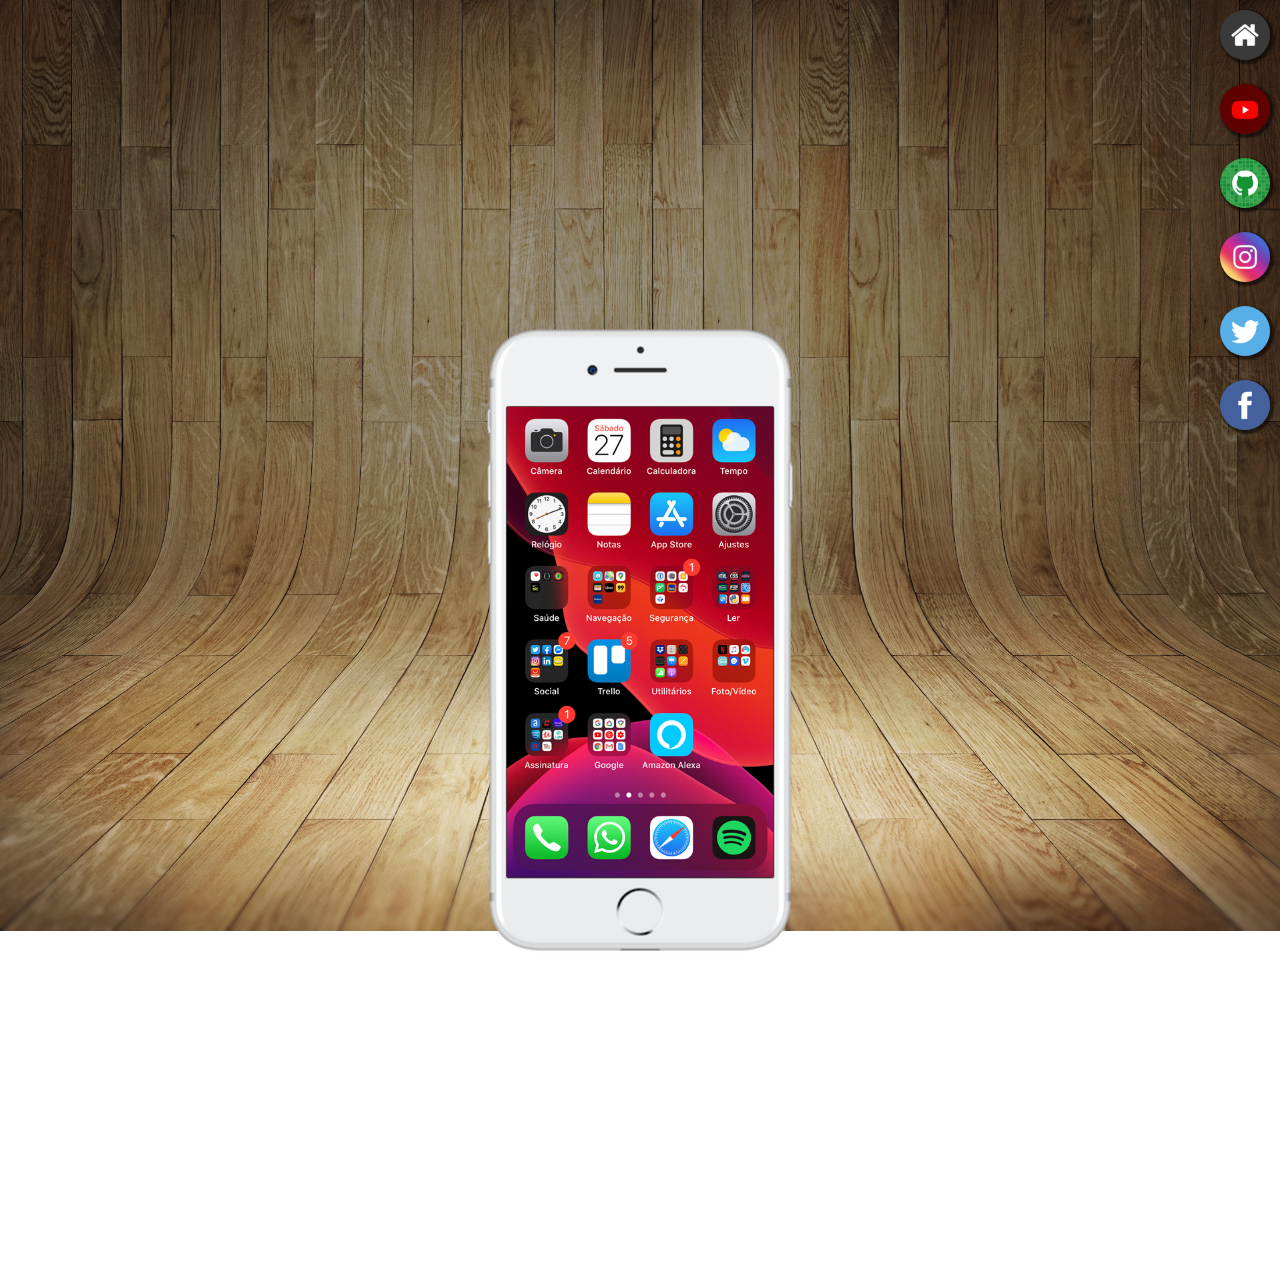
<file: index.html>
<!DOCTYPE html>
<html lang="pt-br">
<head>
    <meta charset="UTF-8">
    <meta name="viewport" content="width=device-width, initial-scale=1.0">
    <title>Social</title>
    <link rel="shortcut icon" href="favicon.ico" type="image/x-icon">
    <link rel="stylesheet" href="style.css">
</head>
<body>
    <main>
        <section id="telefone">
            <iframe src="home.html" name="tela" id="tela" frameborder="0"></iframe>

        </section>
        <section id="redes">
            <a href="home.html" target="tela"><img src="imagens/logo-home.jpg" alt="home"></a><br>
            <a href="youtube.html" target="tela"><img src="imagens/logo-youtube.jpg" alt="Youtube"></a><br>
            <a href="github.html" target="tela"><img src="imagens/logo-github.jpg" alt="Github"></a><br>
            <a href="instagram.html" target="tela"><img src="imagens/logo-instagram.jpg" alt="instagram"></a><br>
            <a href="#" target="tela"><img src="imagens/logo-twitter.jpg" alt="twitter"></a><br>
            <a href="facebook.html" target="tela"><img src="imagens/logo-facebook.jpg" alt="instagram"></a><br>
   
        </section>
    </main>
    
</body>
</html>
</file>
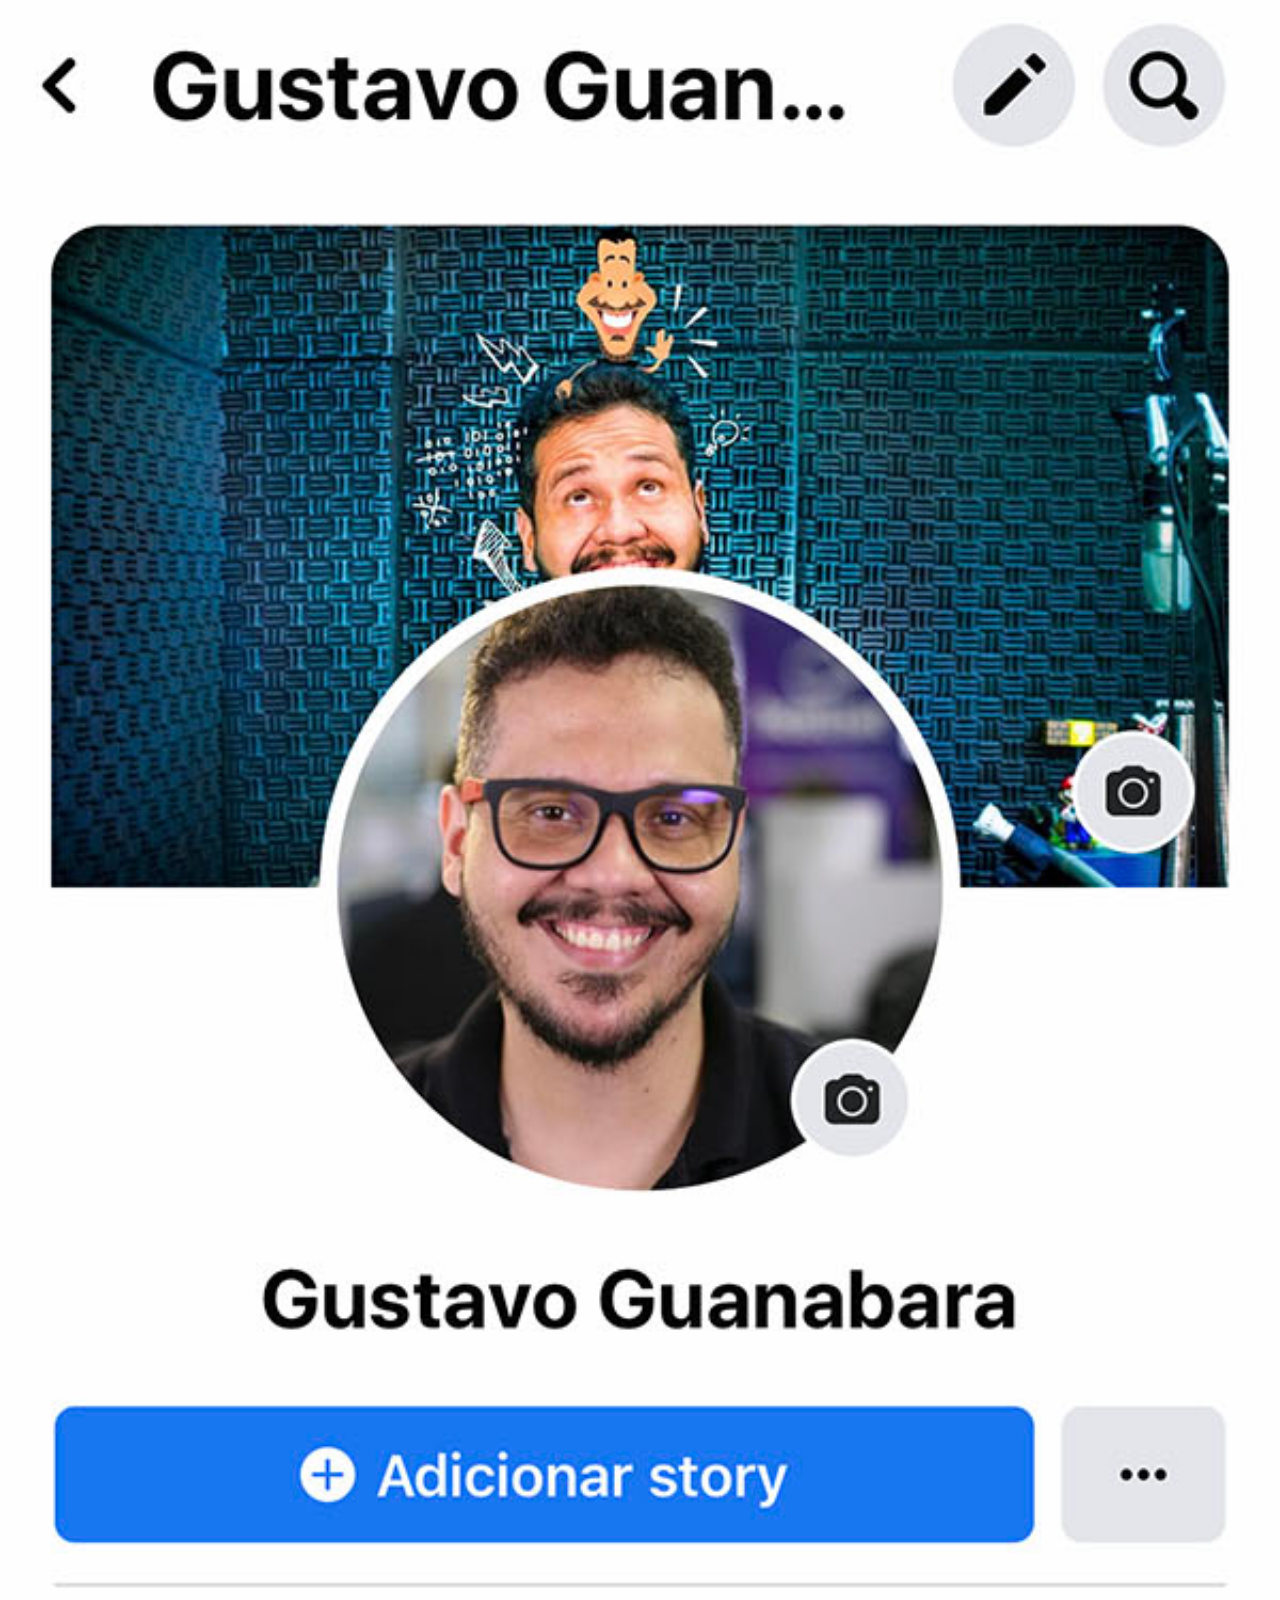
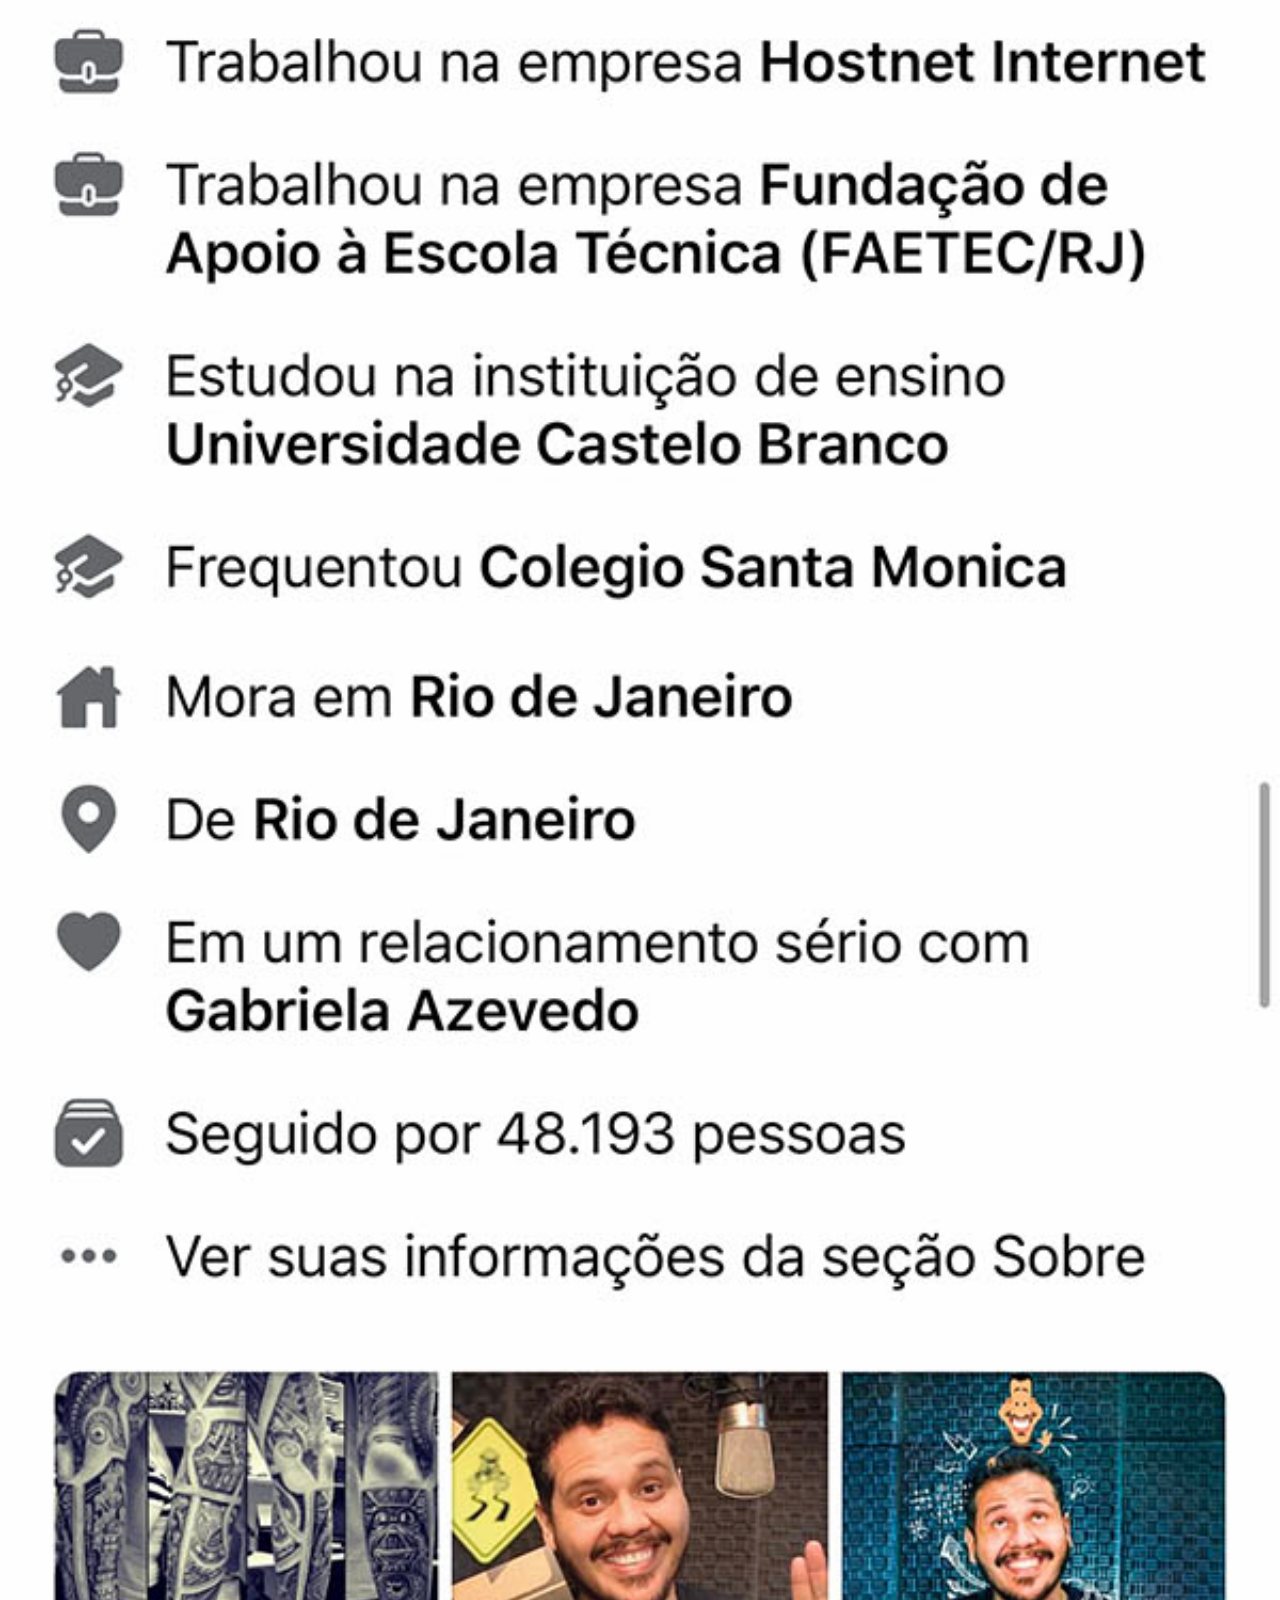
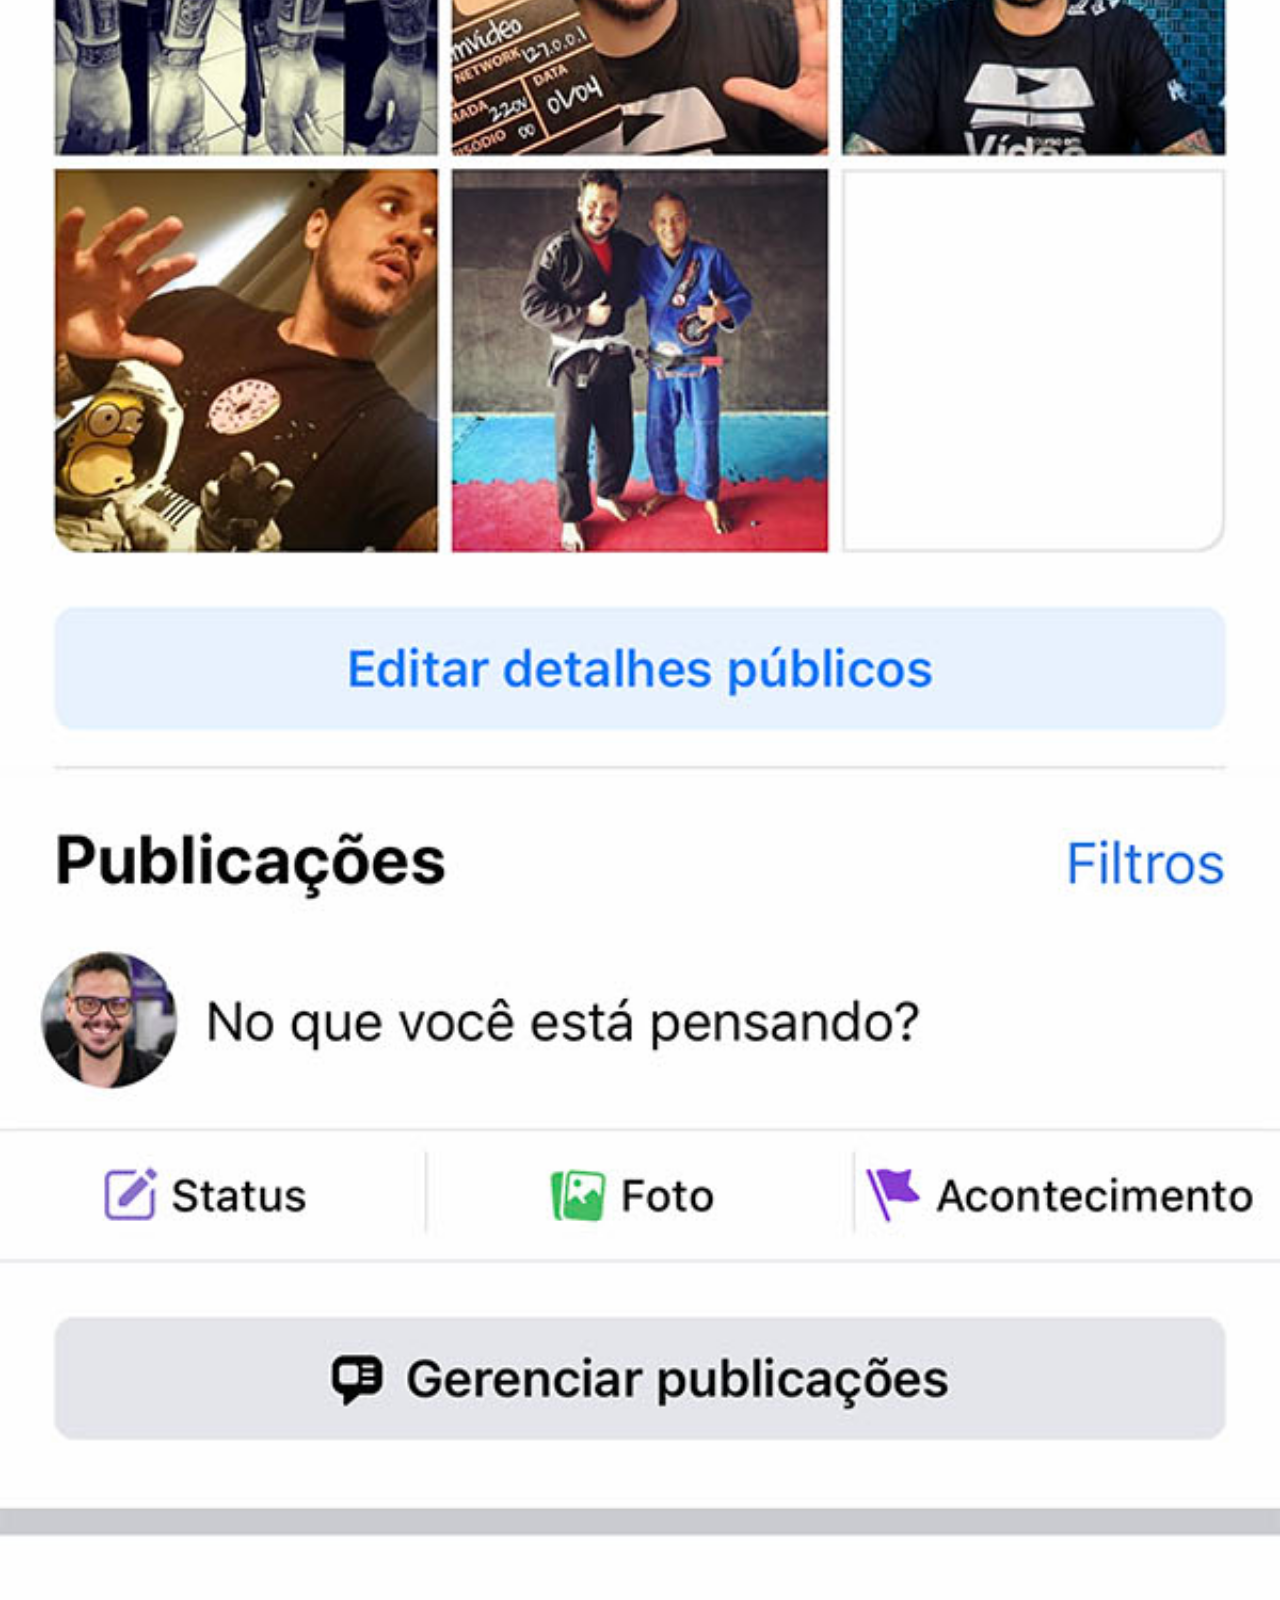
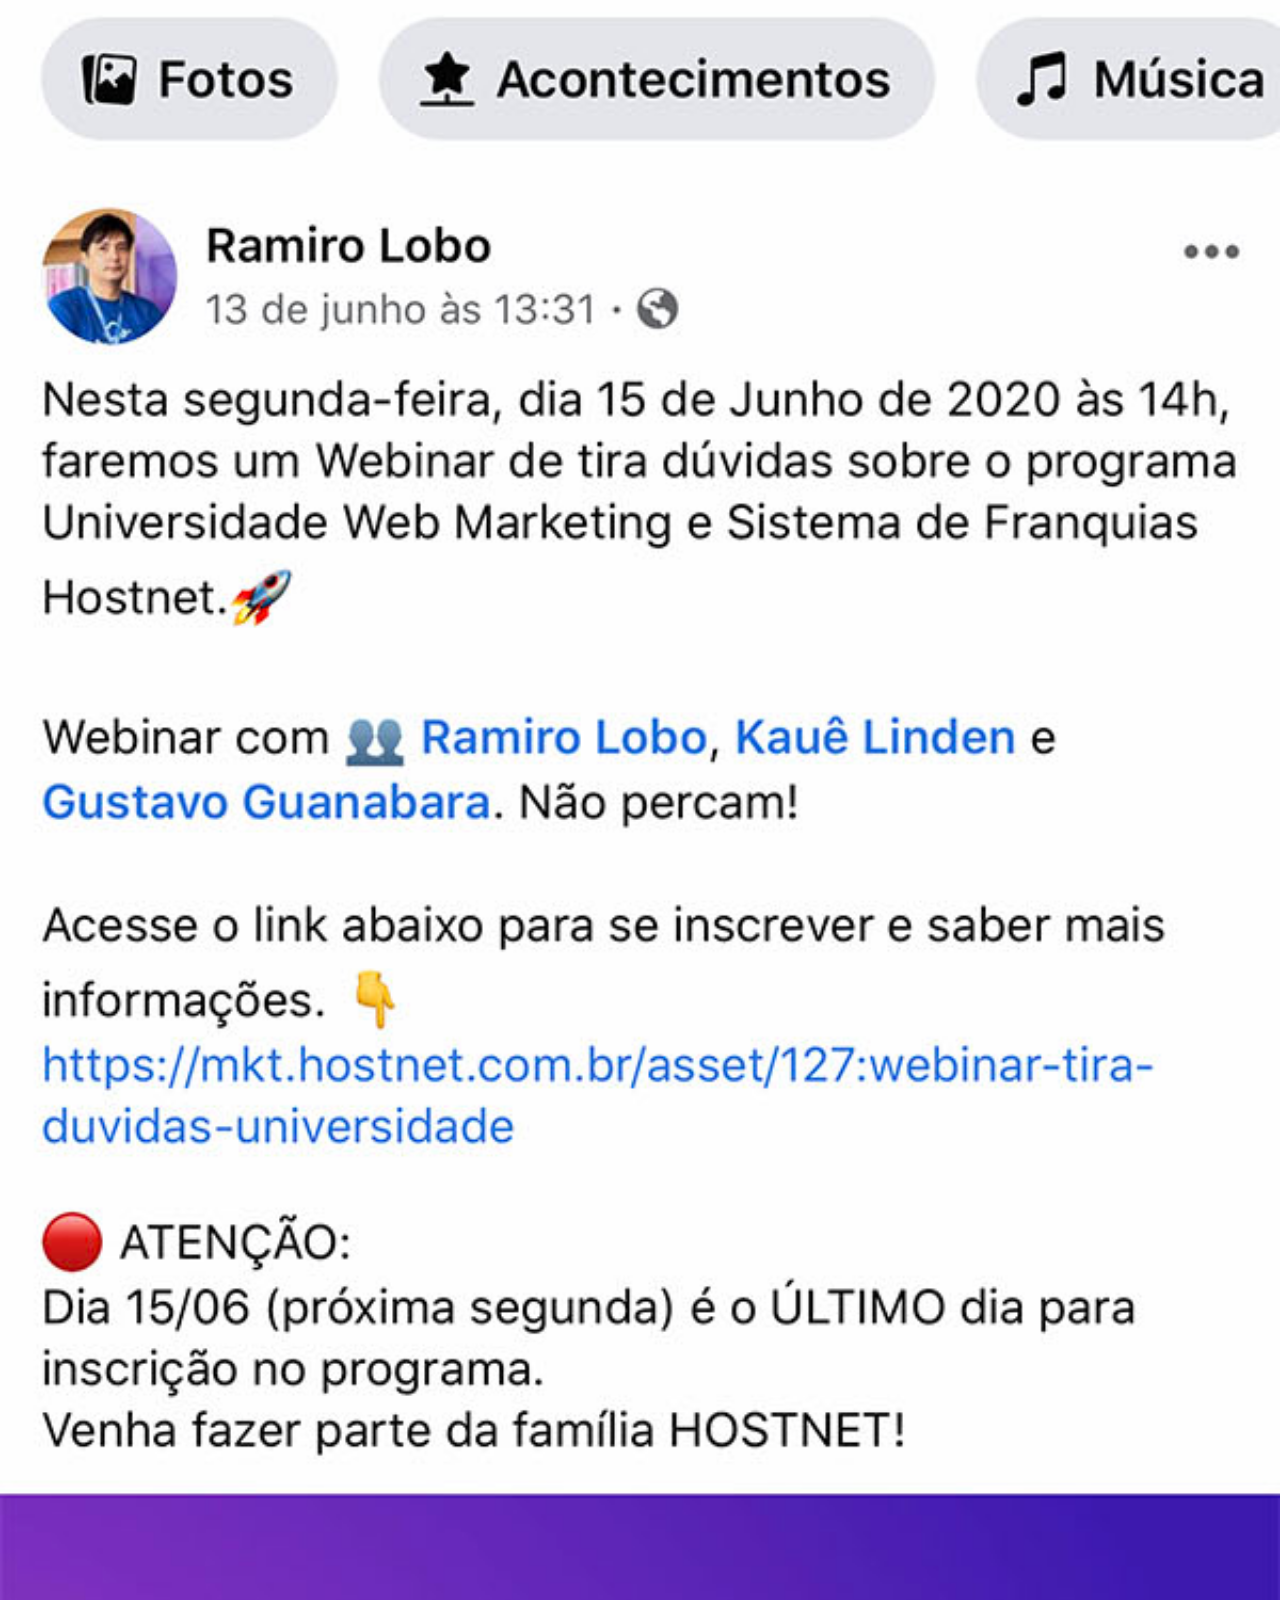
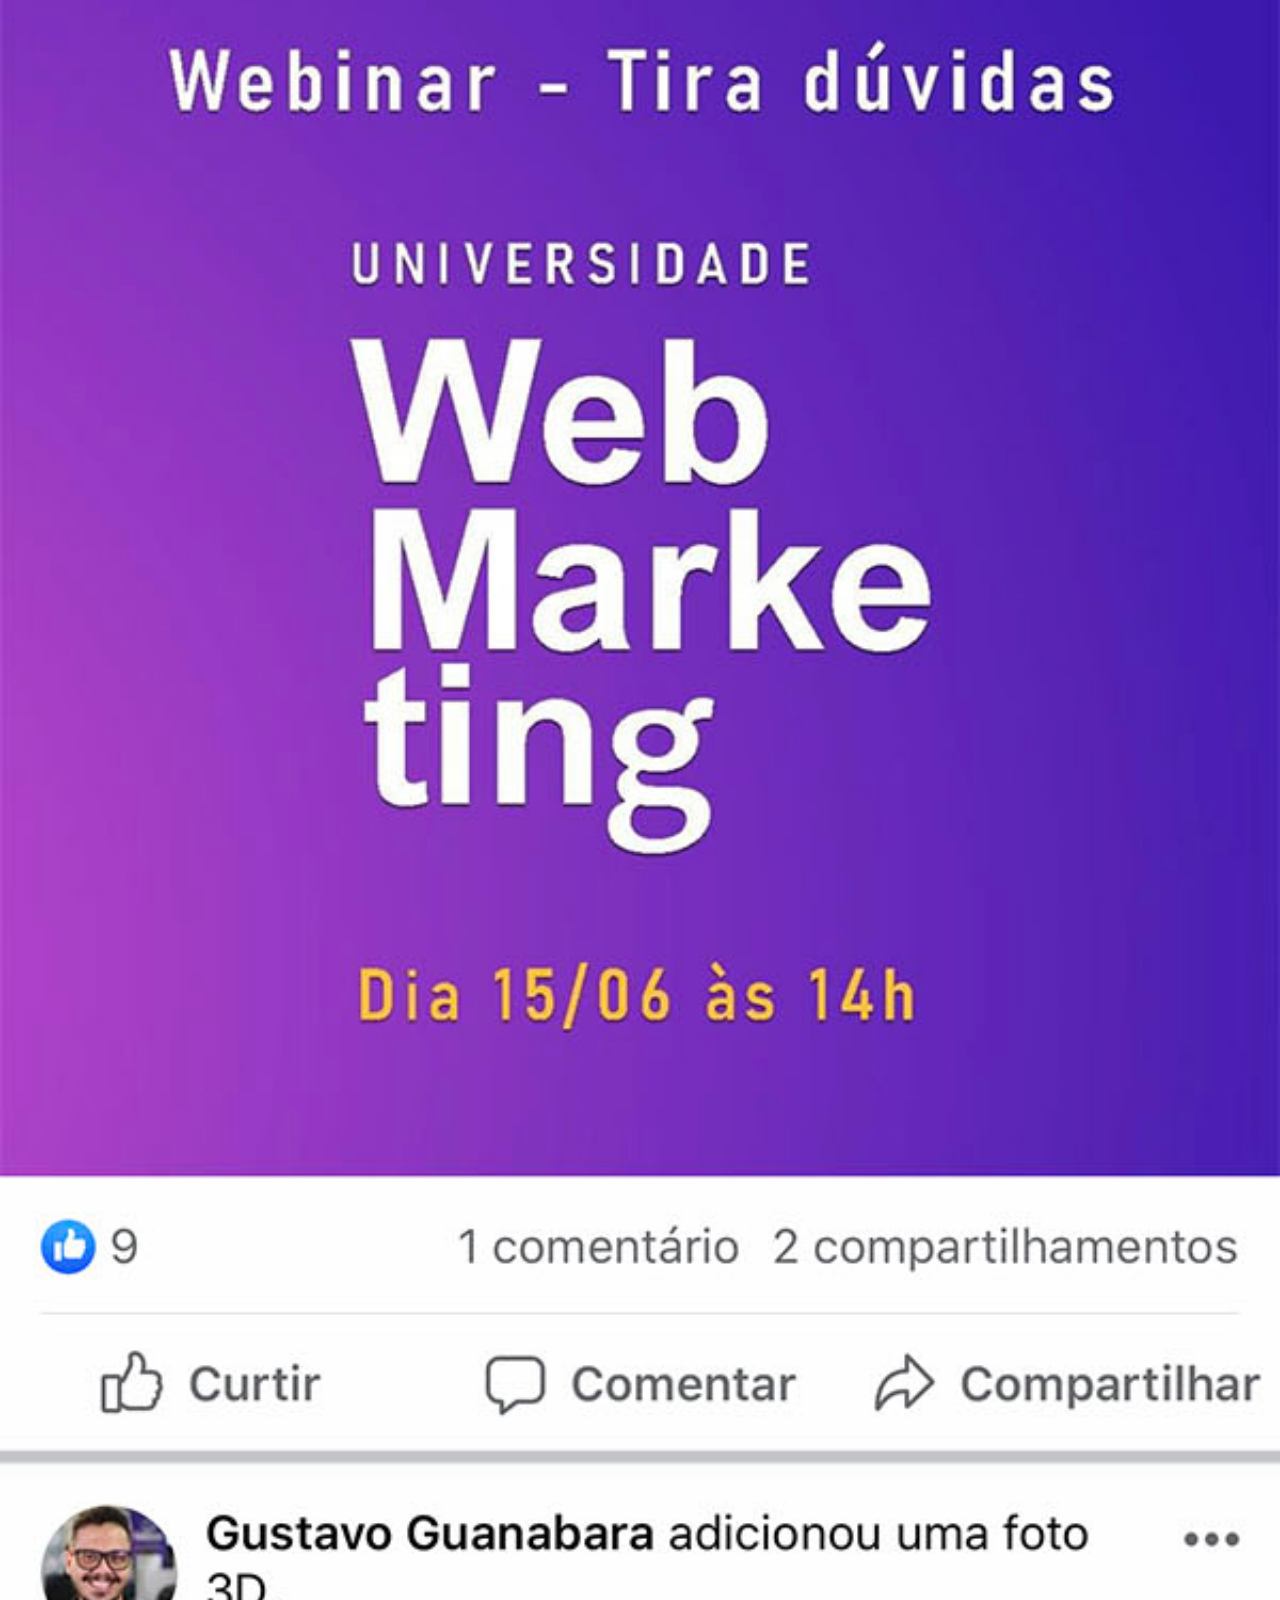
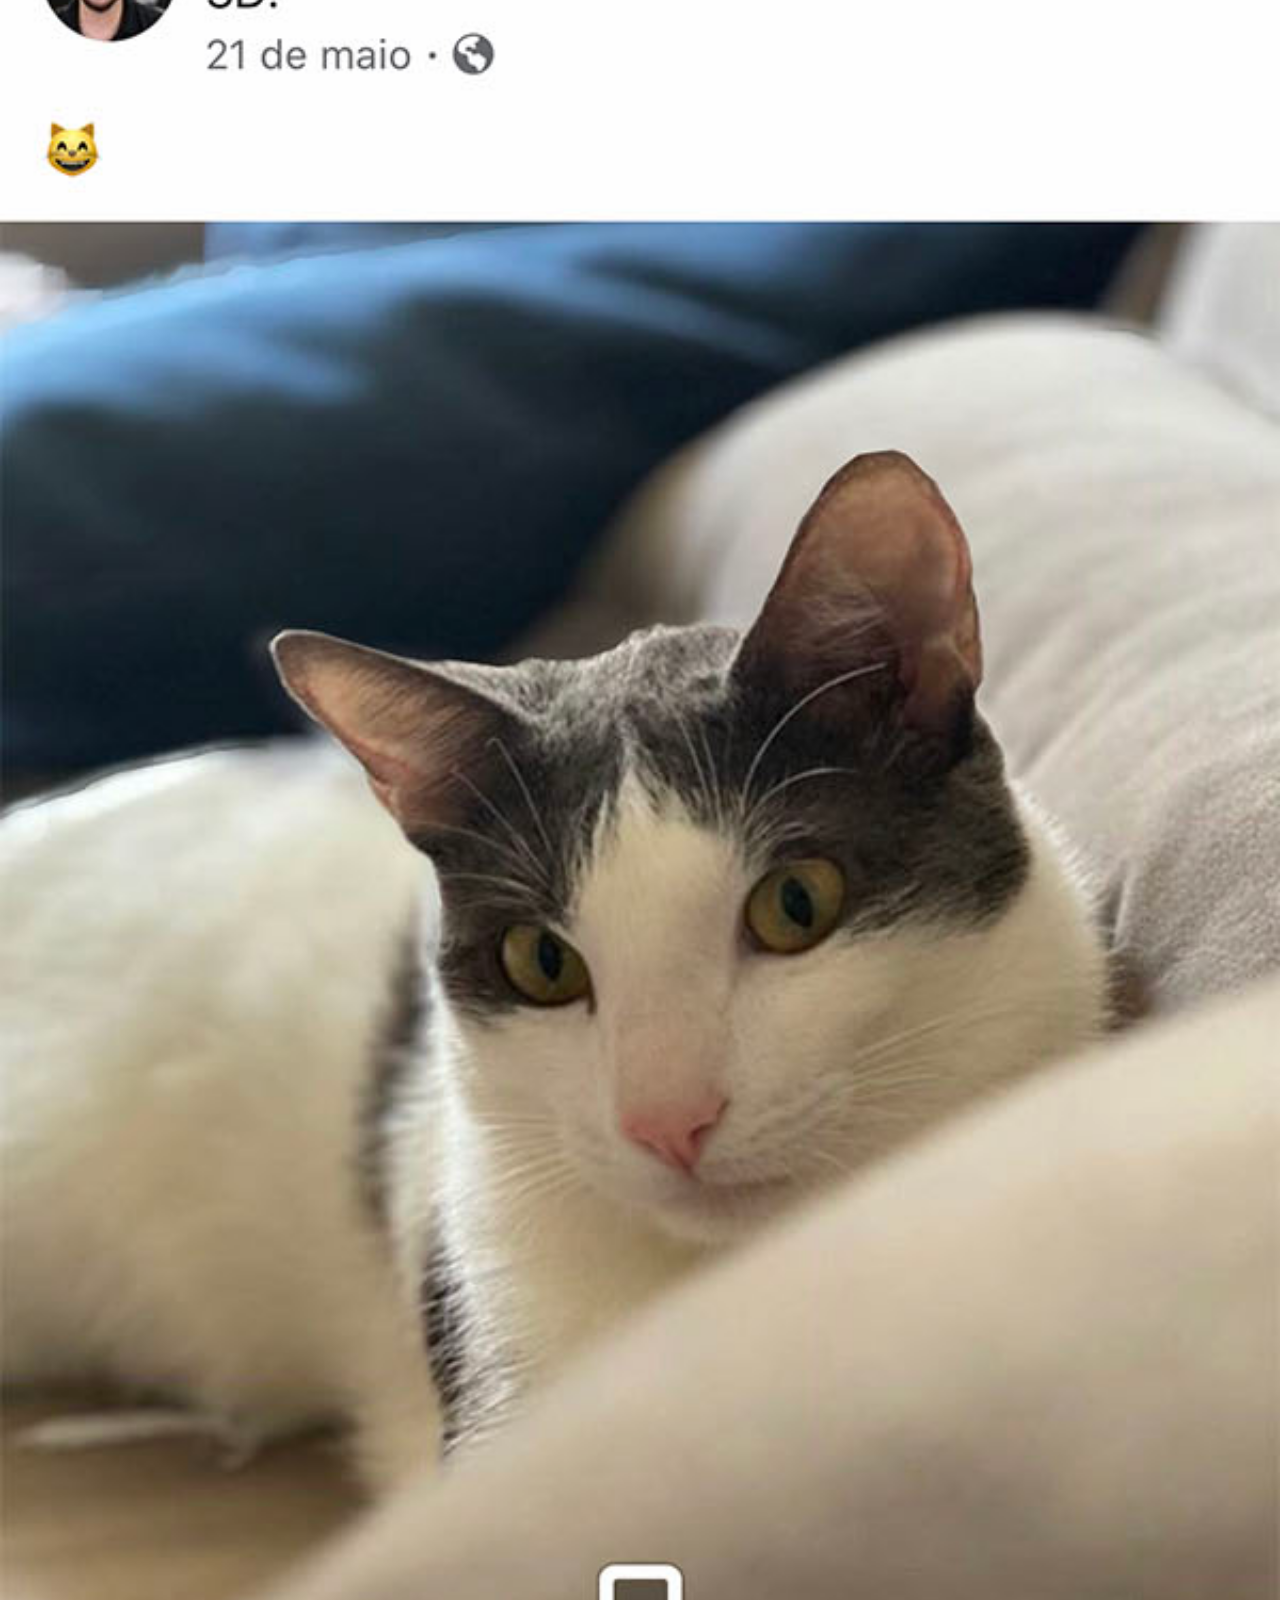
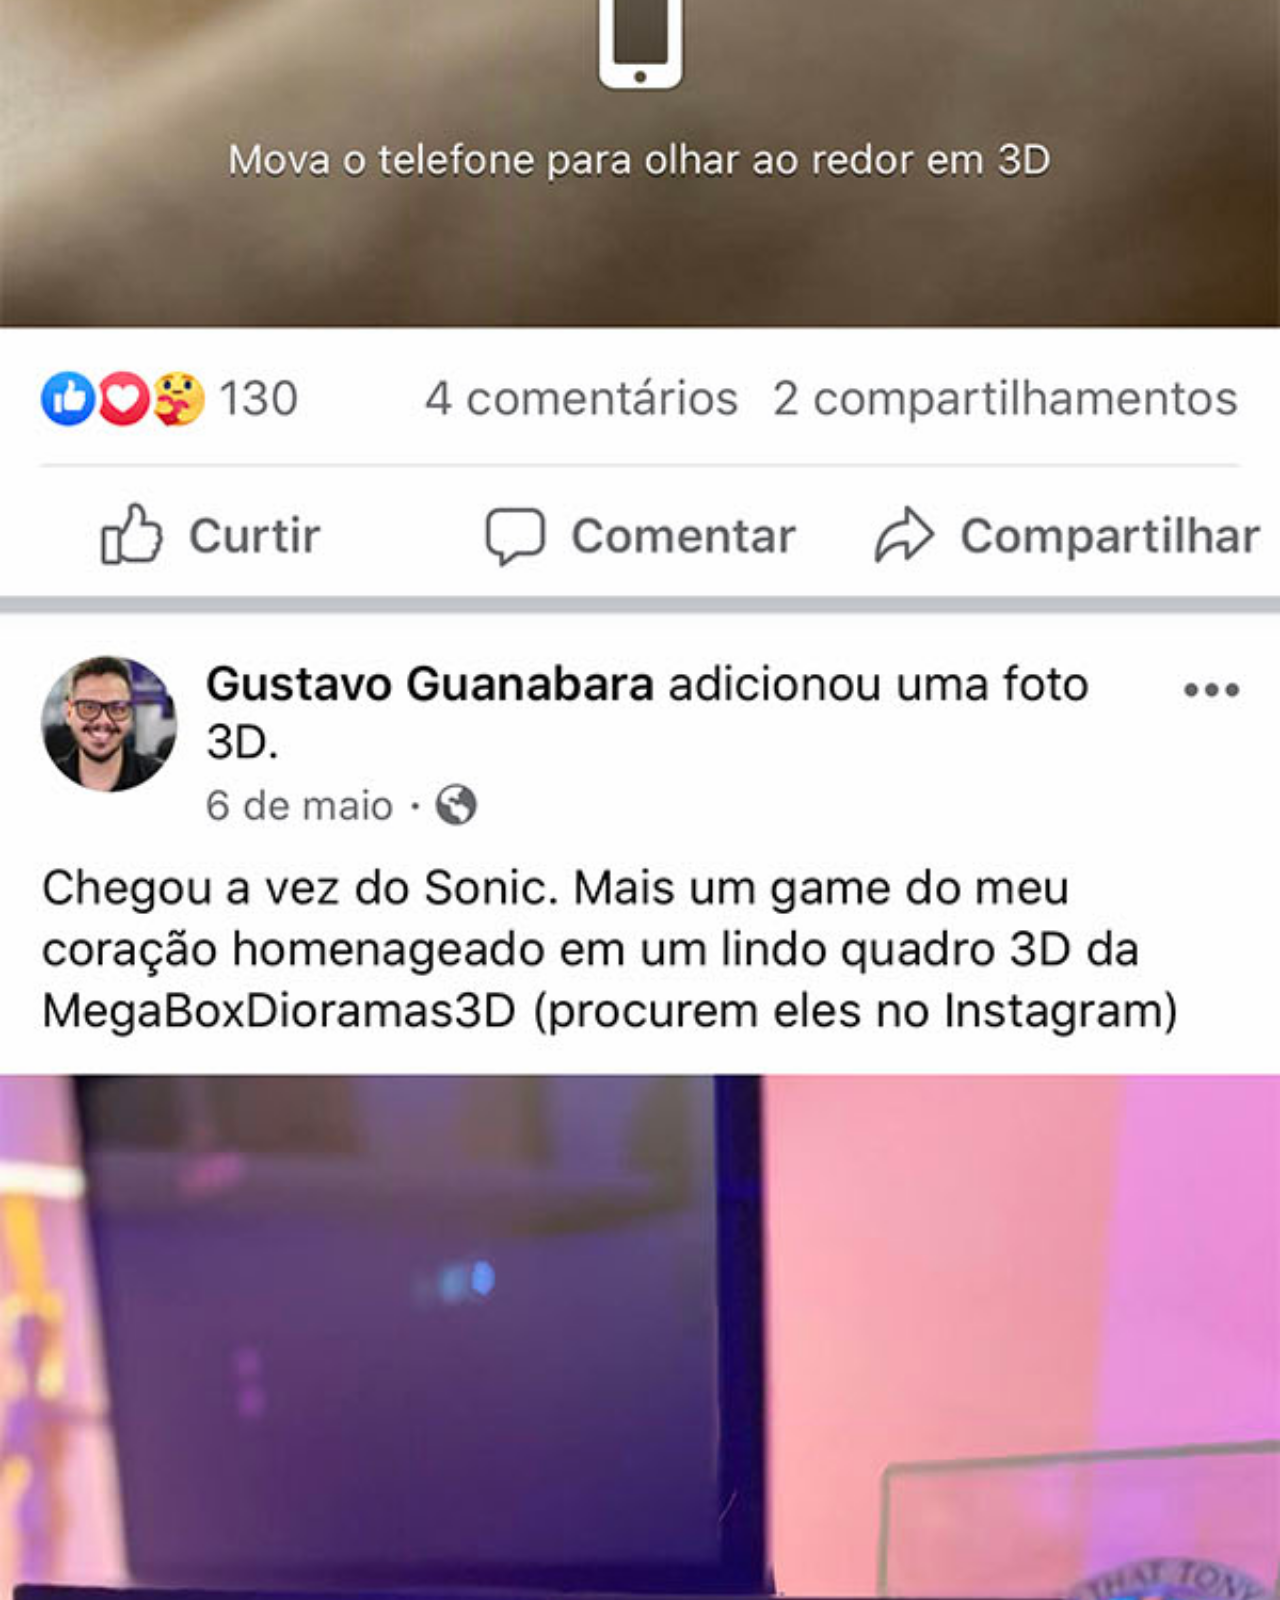
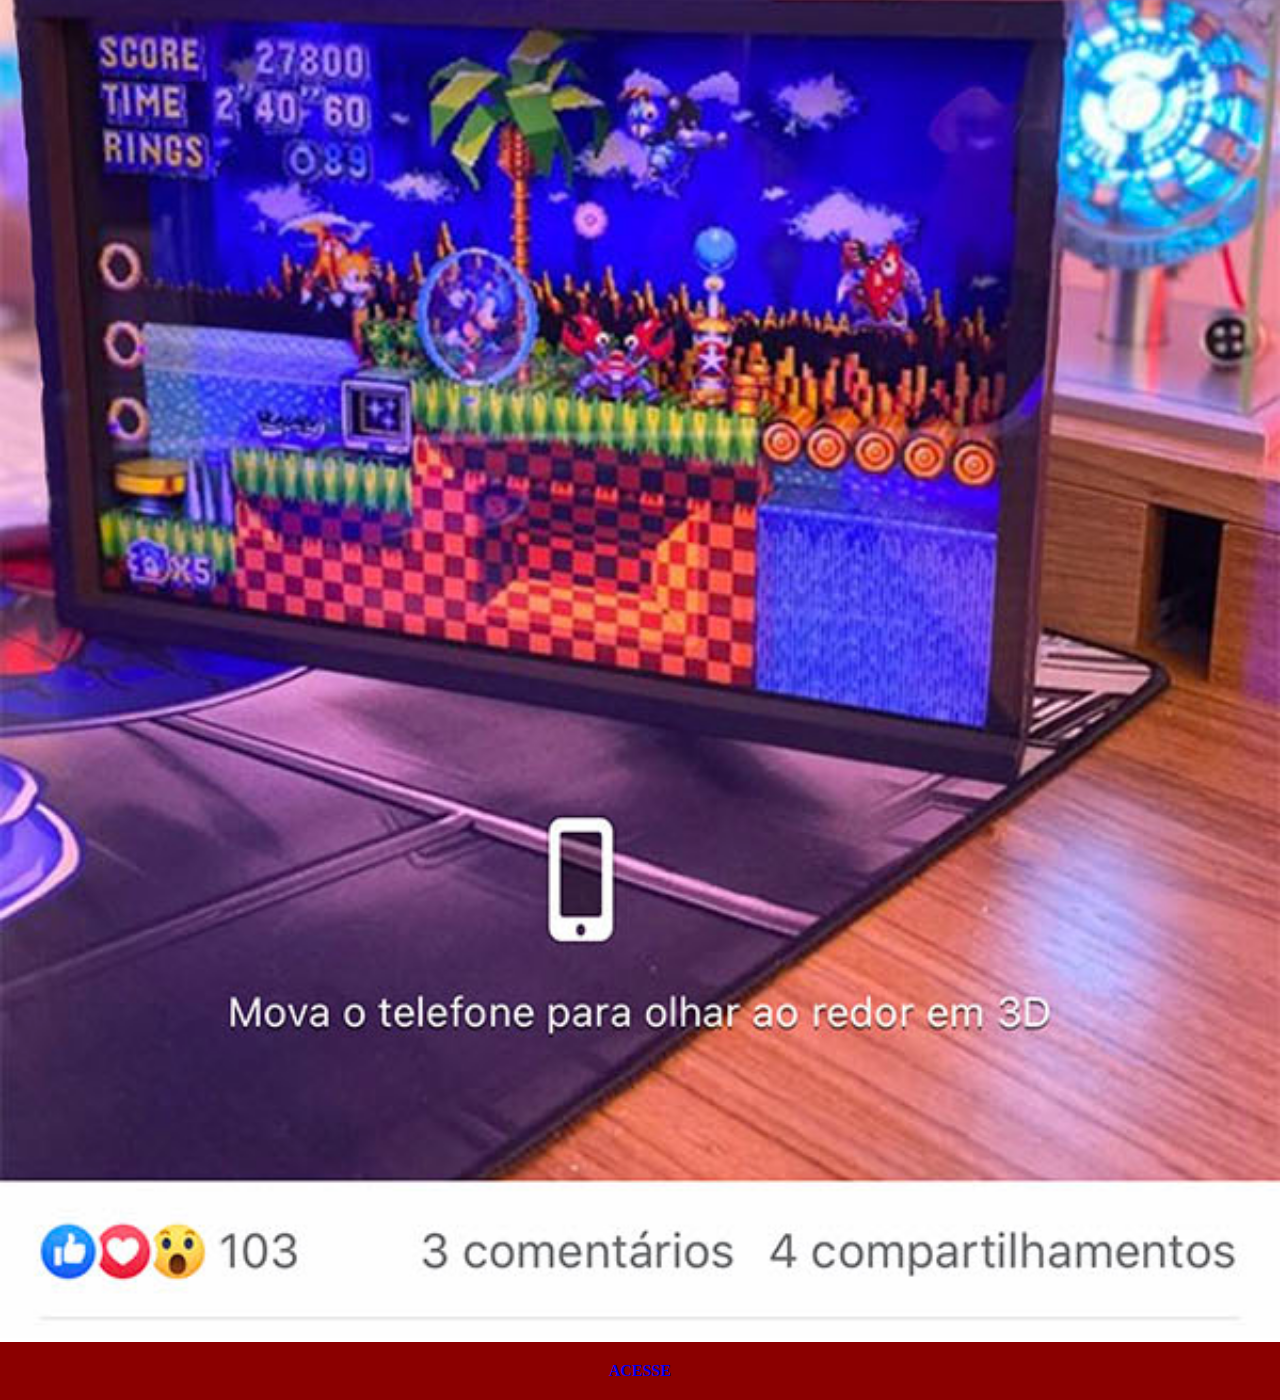
<file: facebook.html>
<!DOCTYPE html>
<html lang="pt-br>
<head>
    <meta charset="UTF-8">
    <meta name="viewport" content="width=device-width, initial-scale=1.0">
    <title>Youtube</title>
    <style>
        *{
            margin: 0px;
            padding: 0px;
        }
        ::-webkit-scrollbar{
            width: 0px;
            height: 0px;
        }
        
        
        img{
            width: 100vw;


        }
        a{
            display: block;
            background-color: darkred;
            padding: 20px;
            text-align: center;
            font-weight: bolder;
            text-decoration: none;
        }
    </style>
</head>
<body>

    <img src="imagens/tela-facebook.jpg" alt="Youtube">
    <a href="https://www.facebook.com/profile.php?id=100093643437400" target="_blank">ACESSE</a>
    
</body>
</html>
</file>
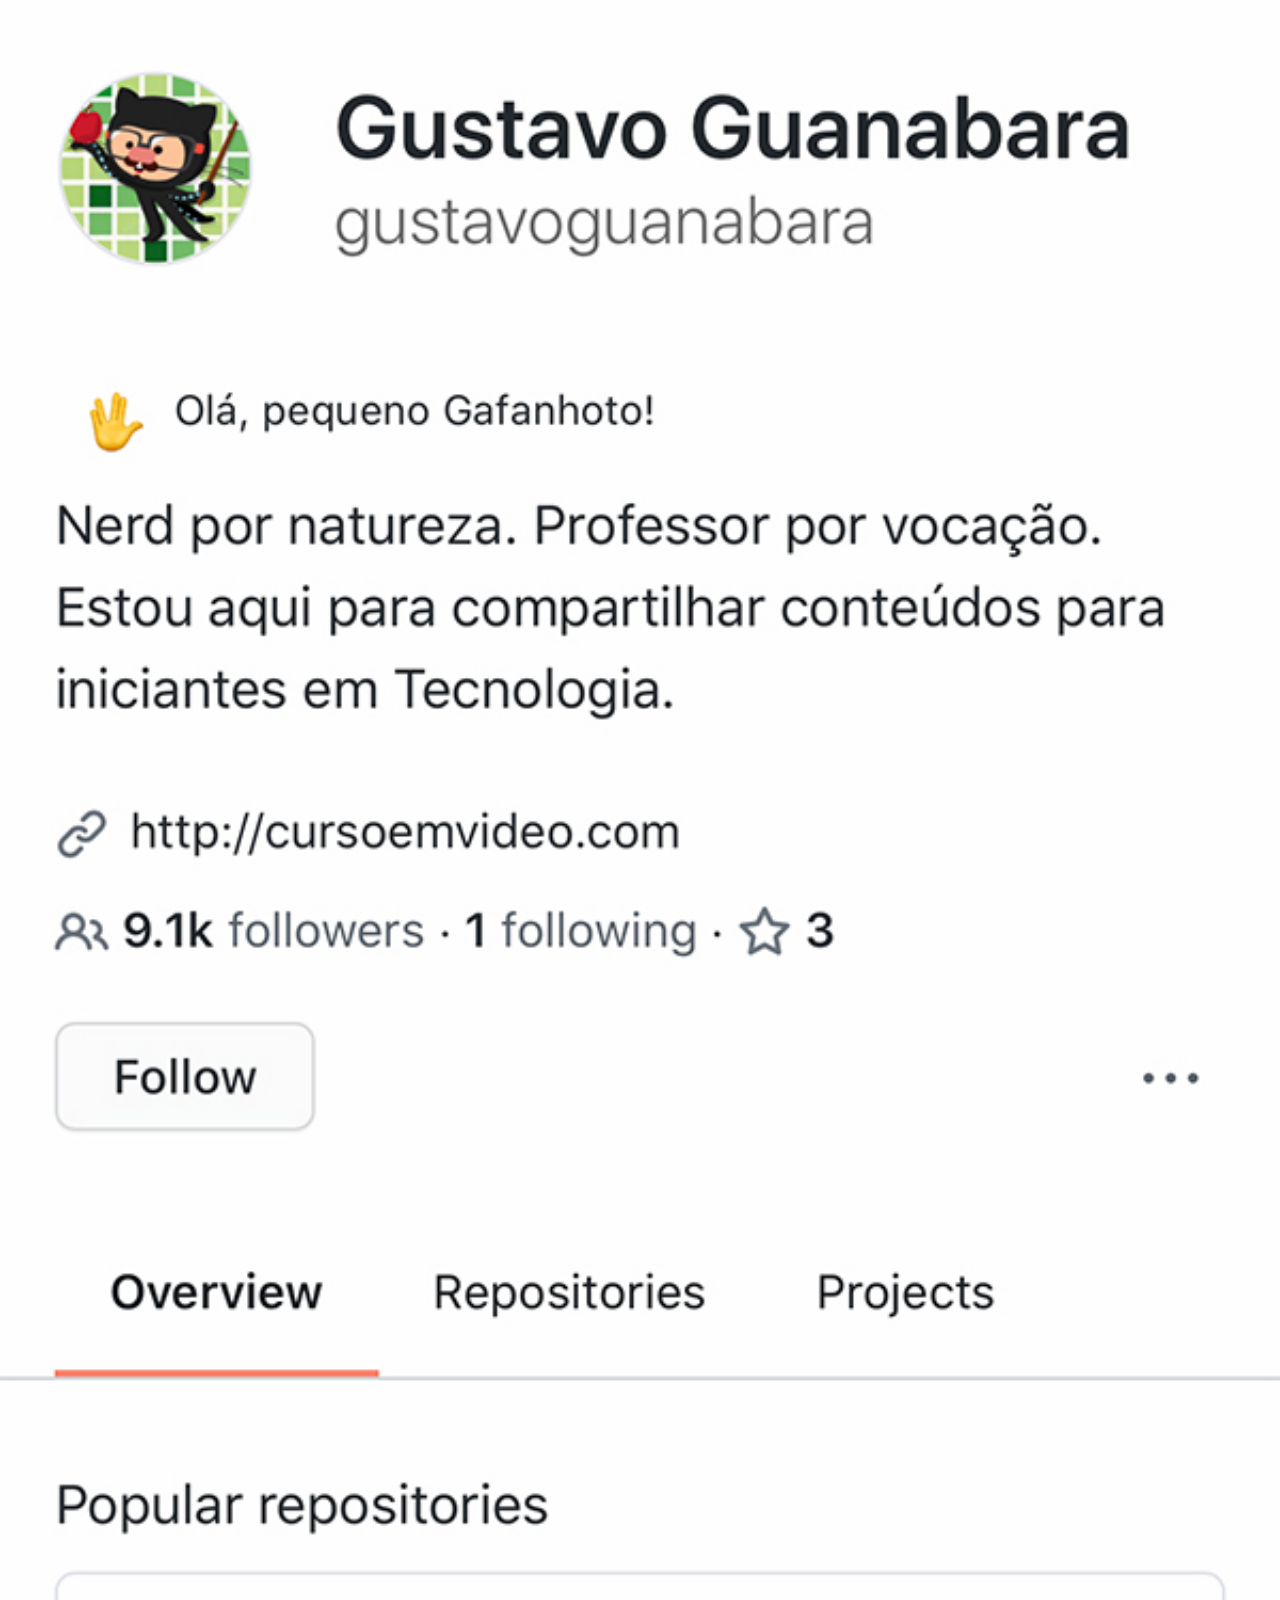
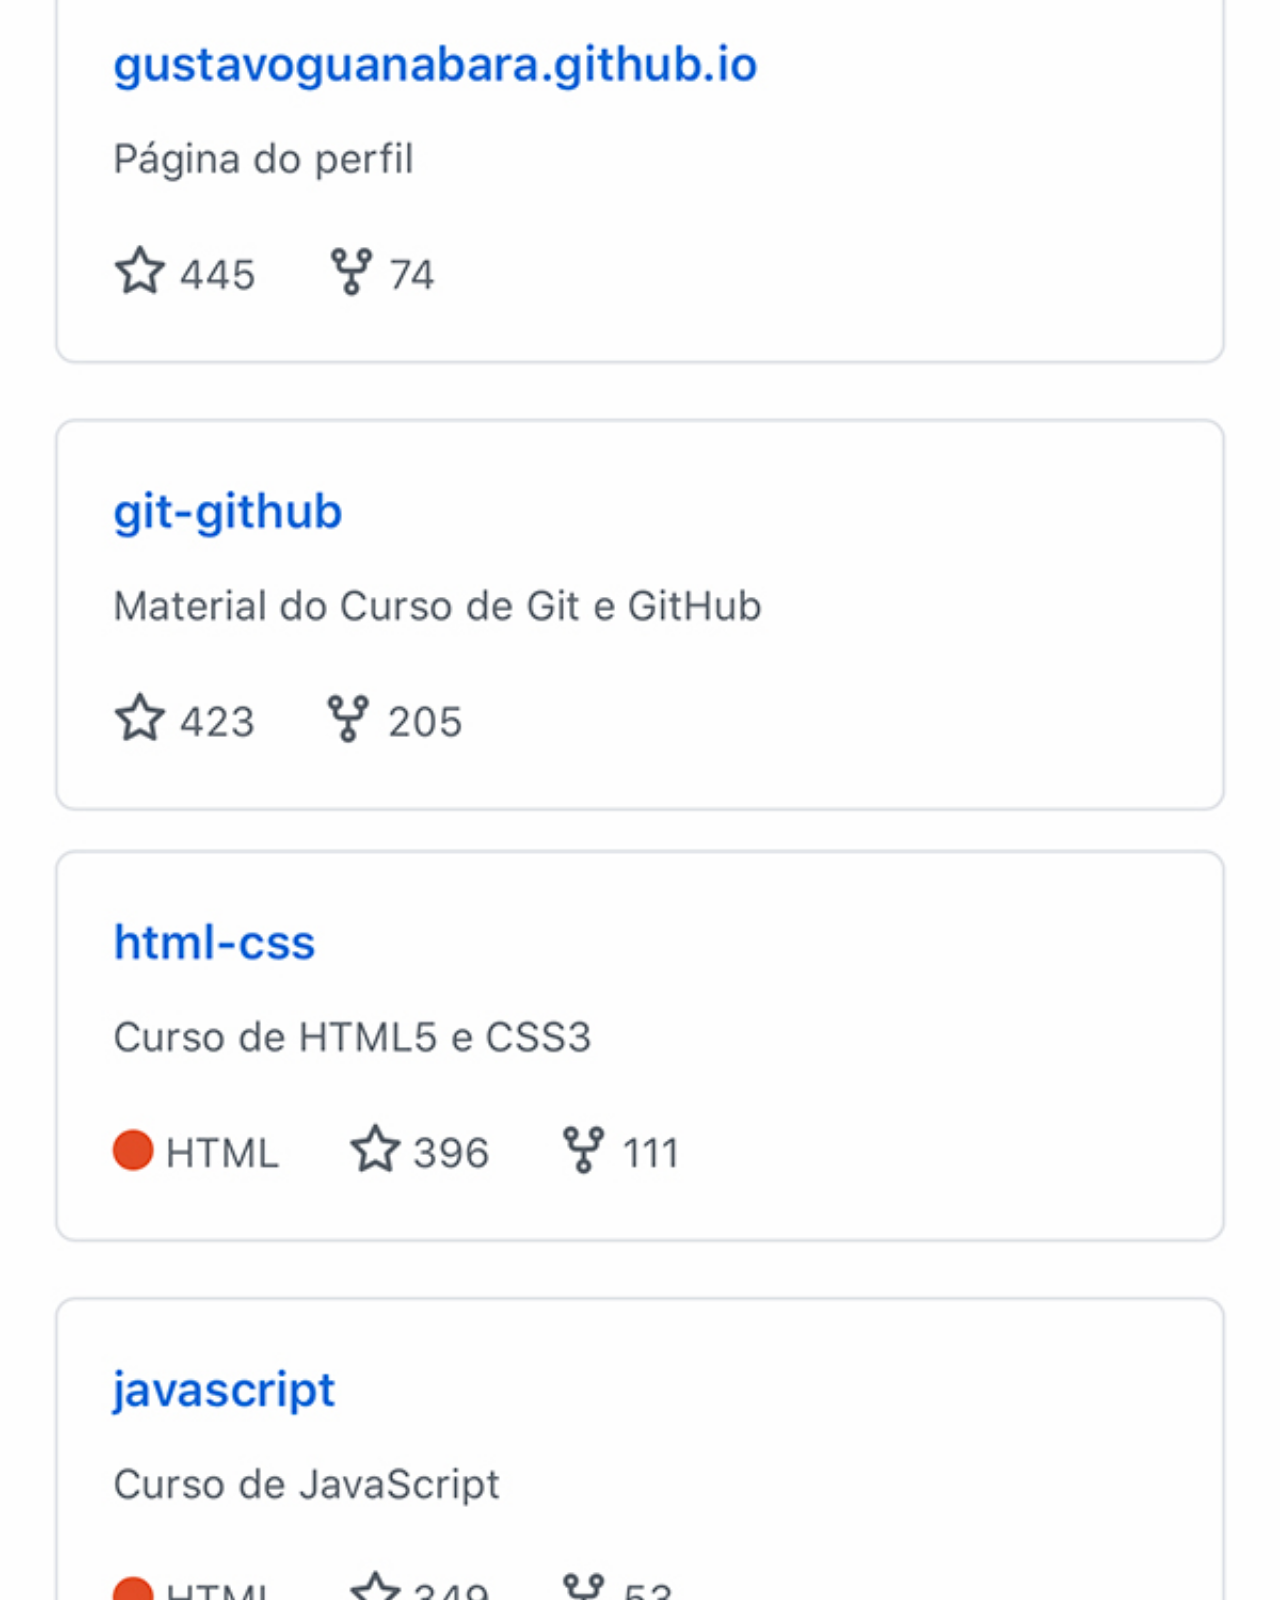
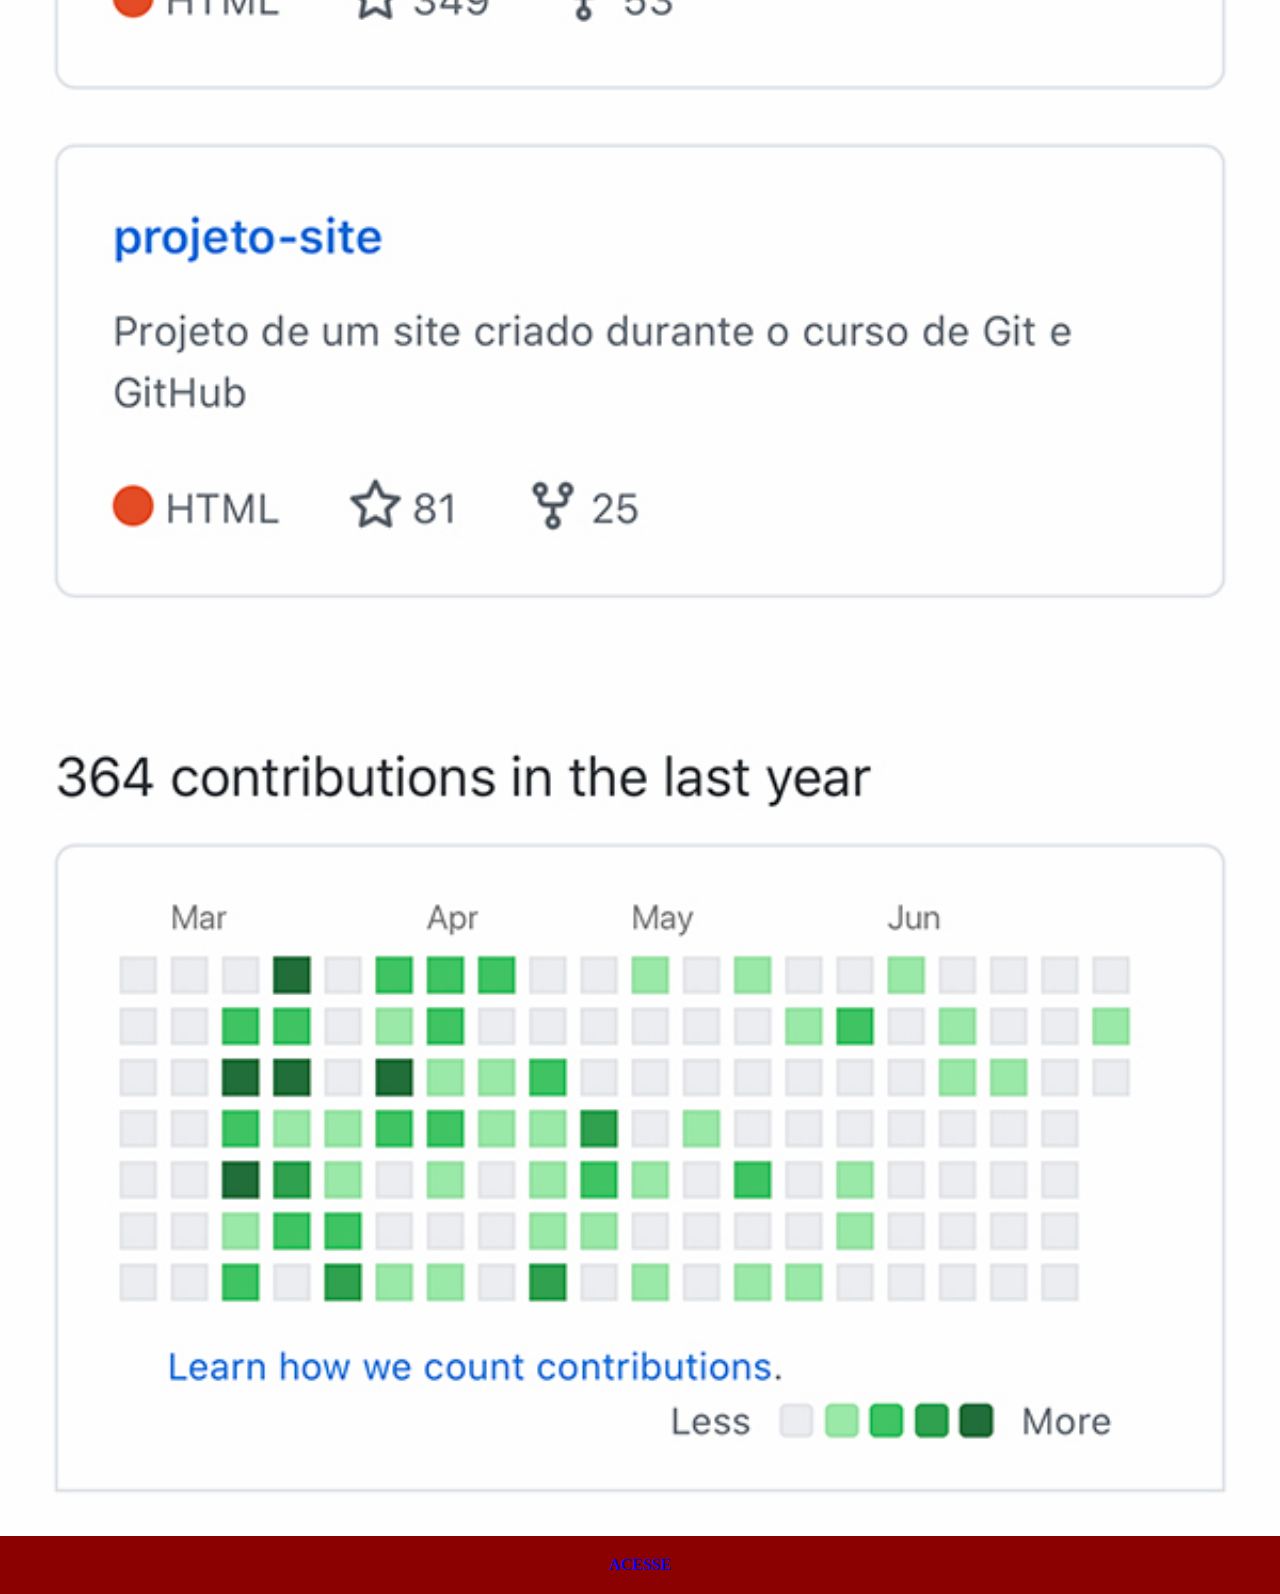
<file: github.html>
<!DOCTYPE html>
<html lang="pt-br>
<head>
    <meta charset="UTF-8">
    <meta name="viewport" content="width=device-width, initial-scale=1.0">
    <title>github</title>
    <style>
        *{
            margin: 0px;
            padding: 0px;
        }
        ::-webkit-scrollbar{
            width: 0px;
            height: 0px;
        }
        
        
        img{
            width: 100vw;


        }
        a{
            display: block;
            background-color: darkred;
            padding: 20px;
            text-align: center;
            font-weight: bolder;
            text-decoration: none;
        }
    </style>
</head>
<body>

    <img src="imagens/tela-github.jpg" alt="Youtube">
    <a href="https://github.com/LarissaTrombini/" target="_blank">ACESSE</a>
    
</body>
</html>
</file>
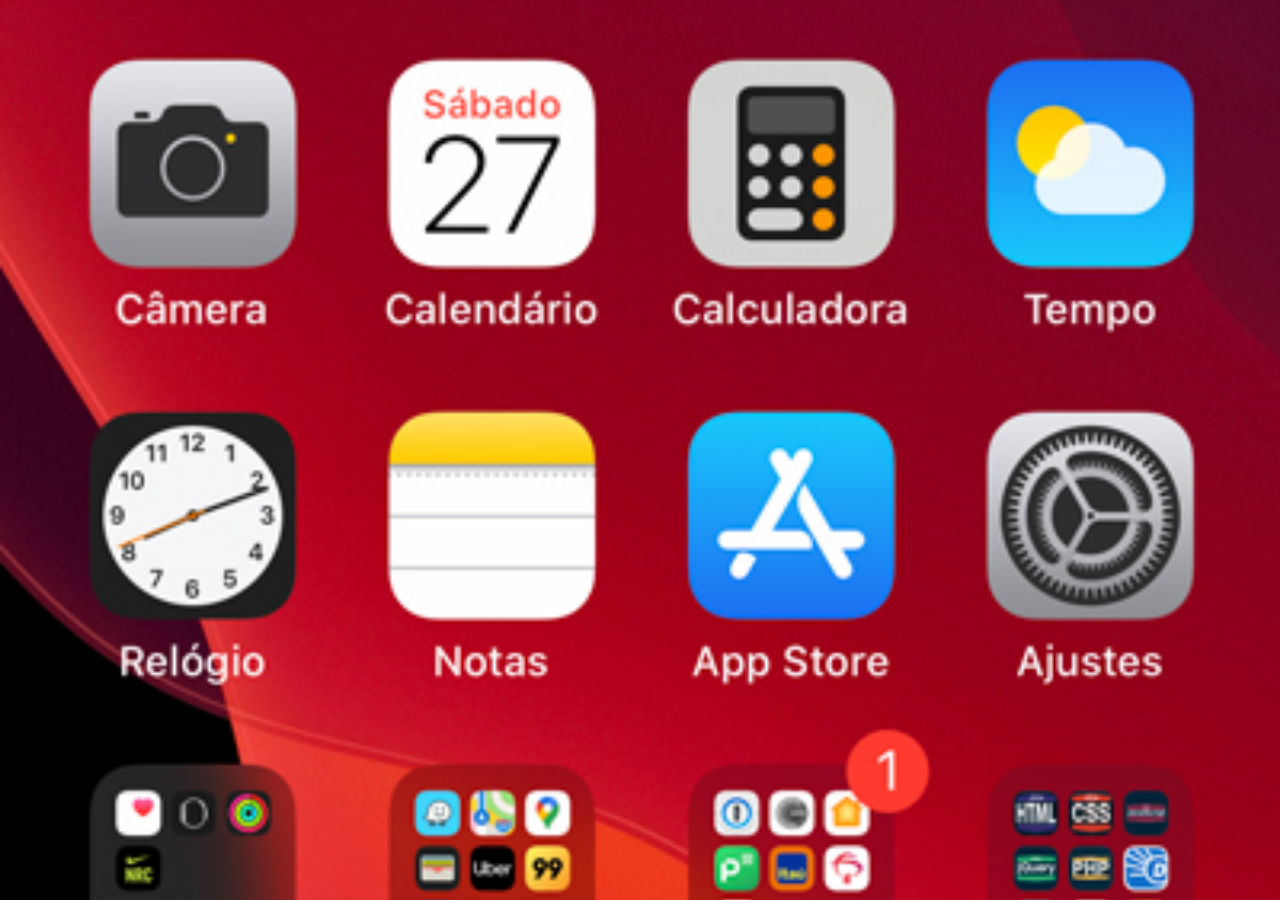
<file: home.html>
<!DOCTYPE html>
<html lang="pt-br">
<head>
    <meta charset="UTF-8">
    <meta name="viewport" content="width=device-width, initial-scale=1.0">
    <title>home
    </title>
    <style>
        *{
            margin: 0px;
            padding: 0px;

        }
        body{
            width: 10vh;
            height: 100vh;
            background: black url('imagens/tela-home.jpg') no-repeat top center;
            background-size: cover;

        }






    </style>
</head>
<body>
    
    
</body>
</html>
</file>
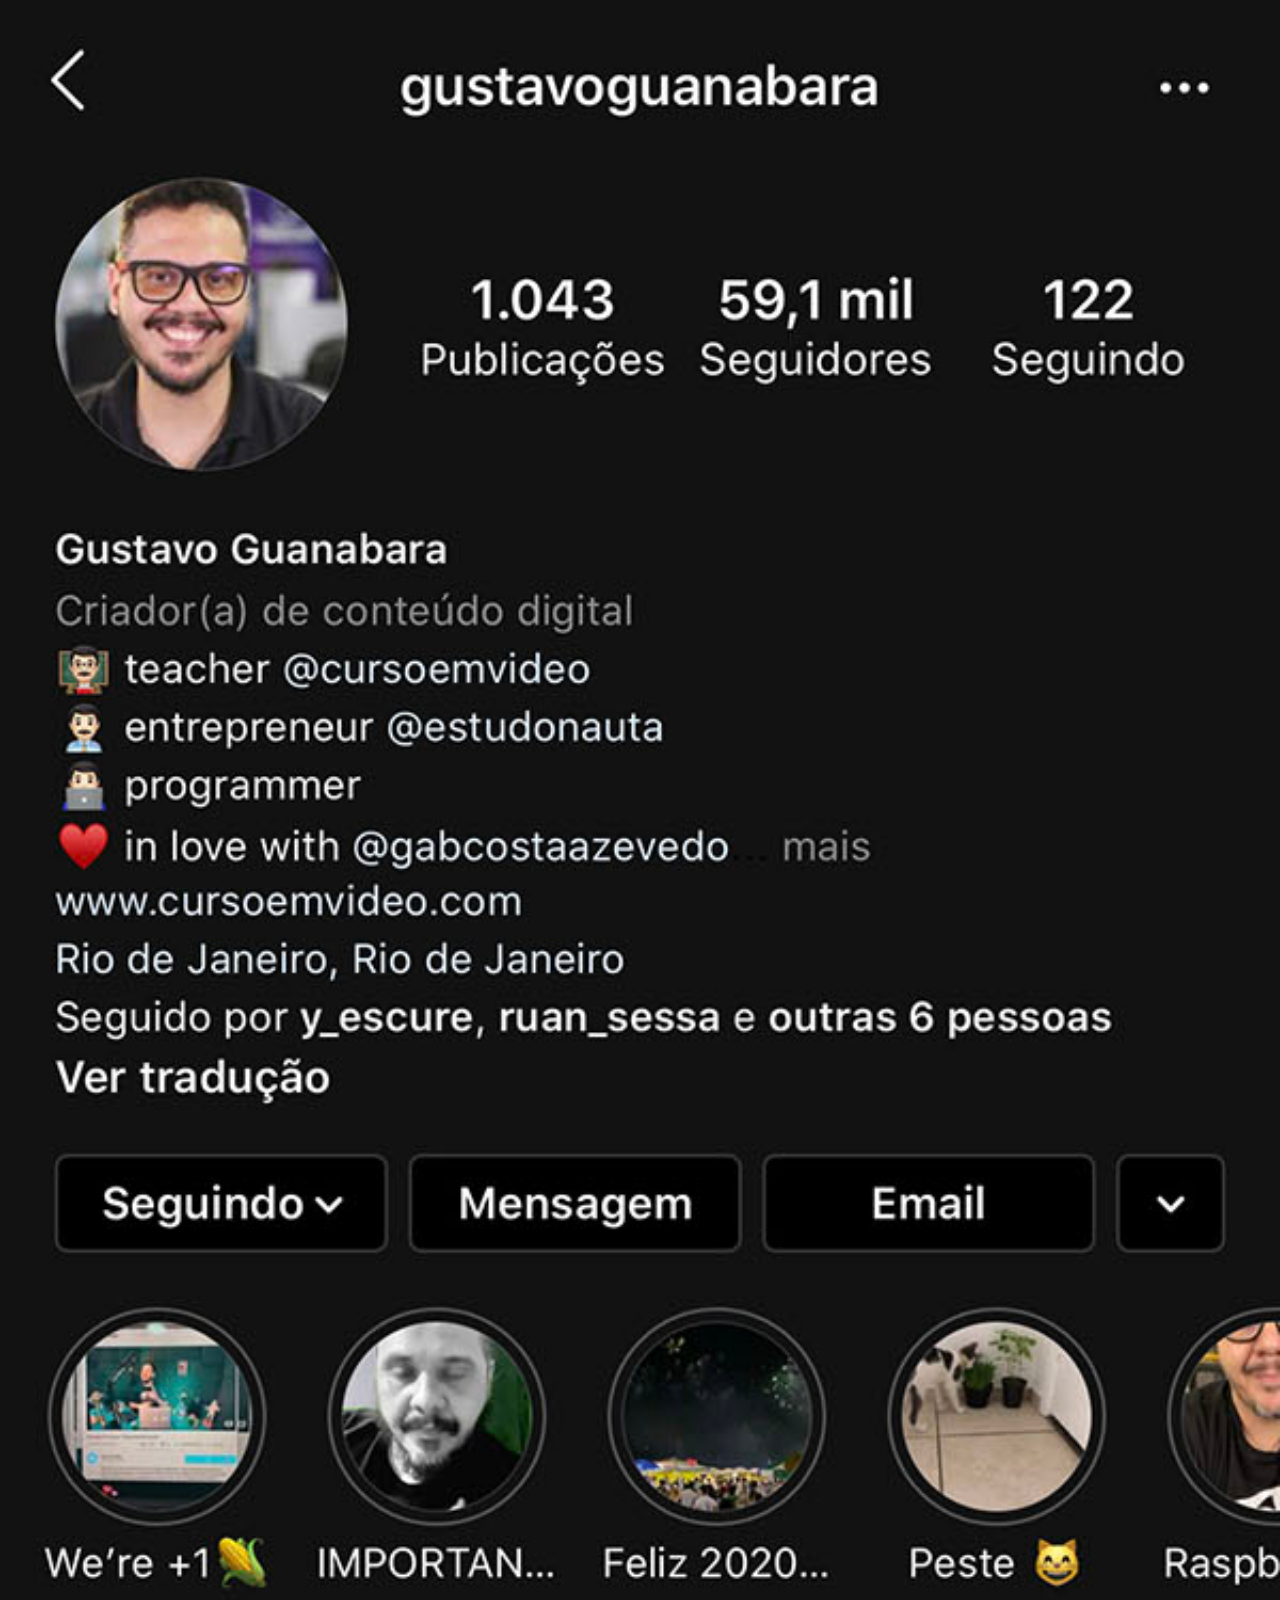
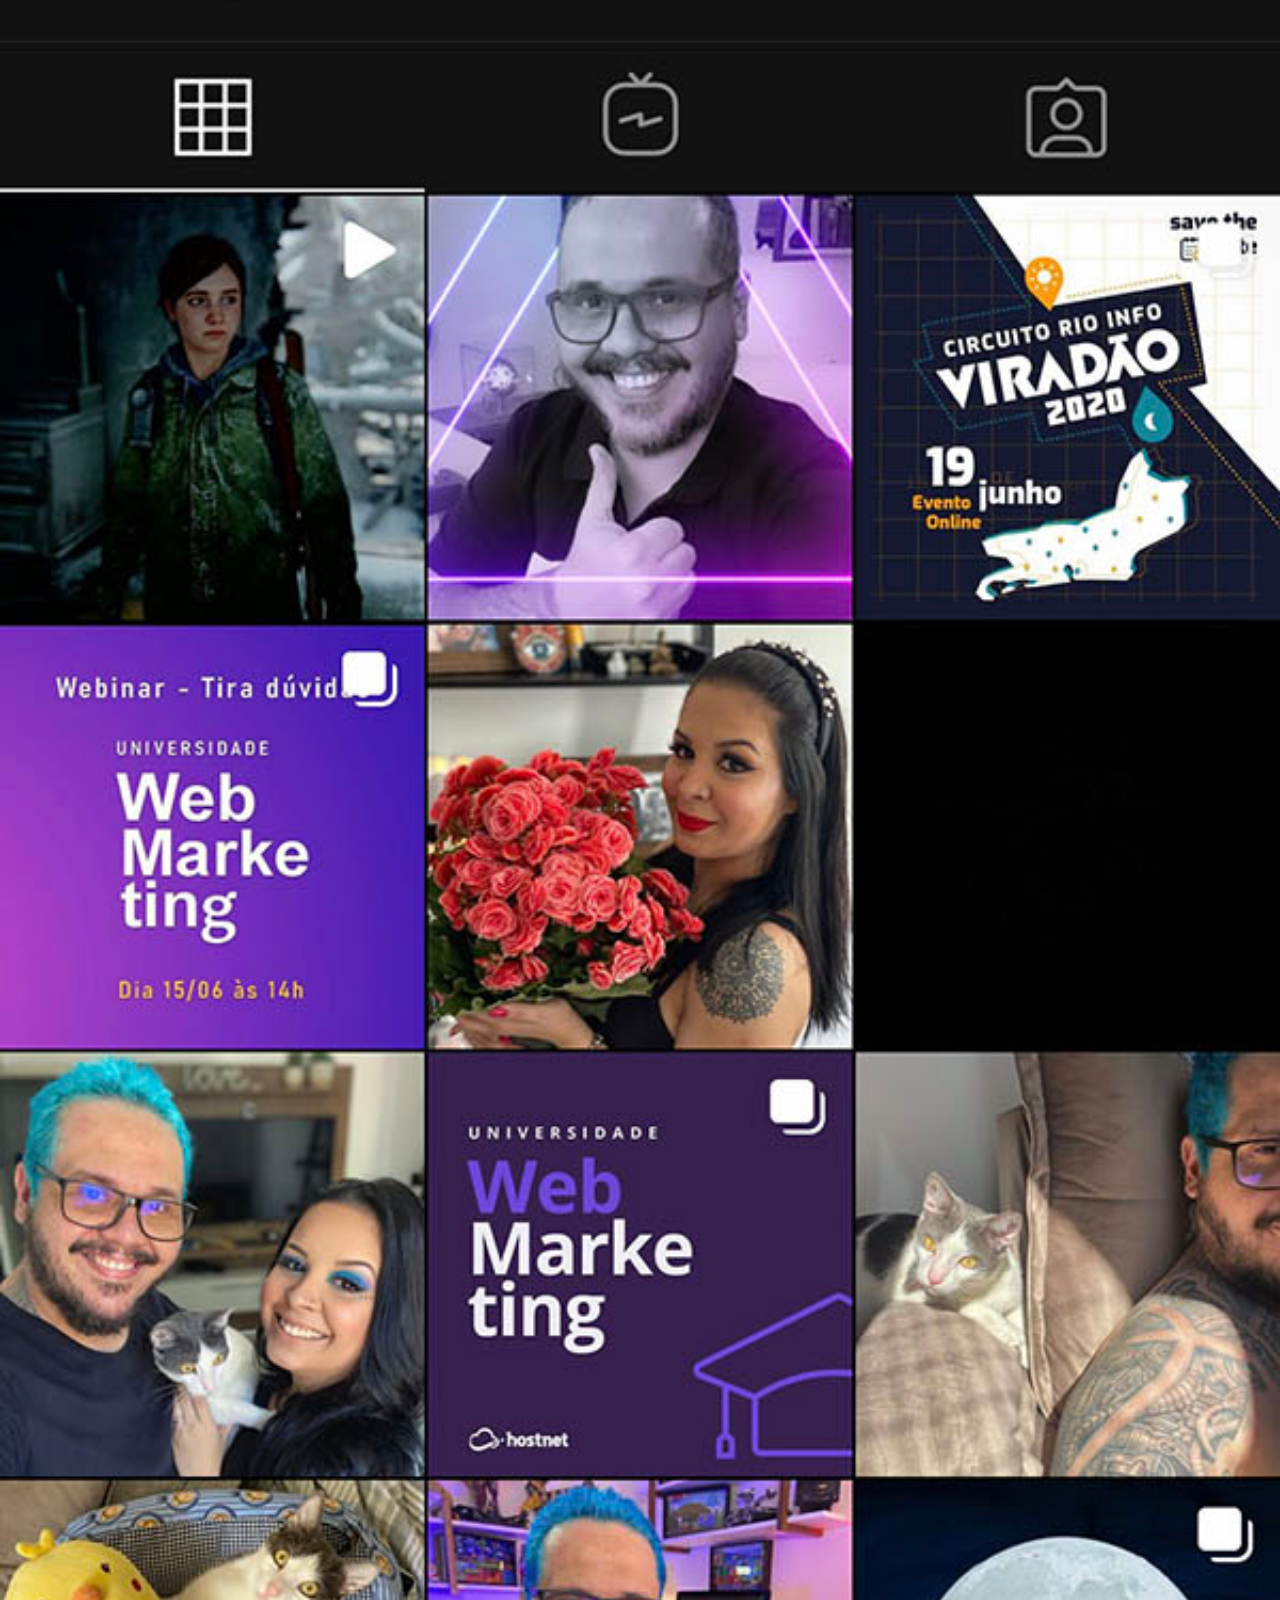
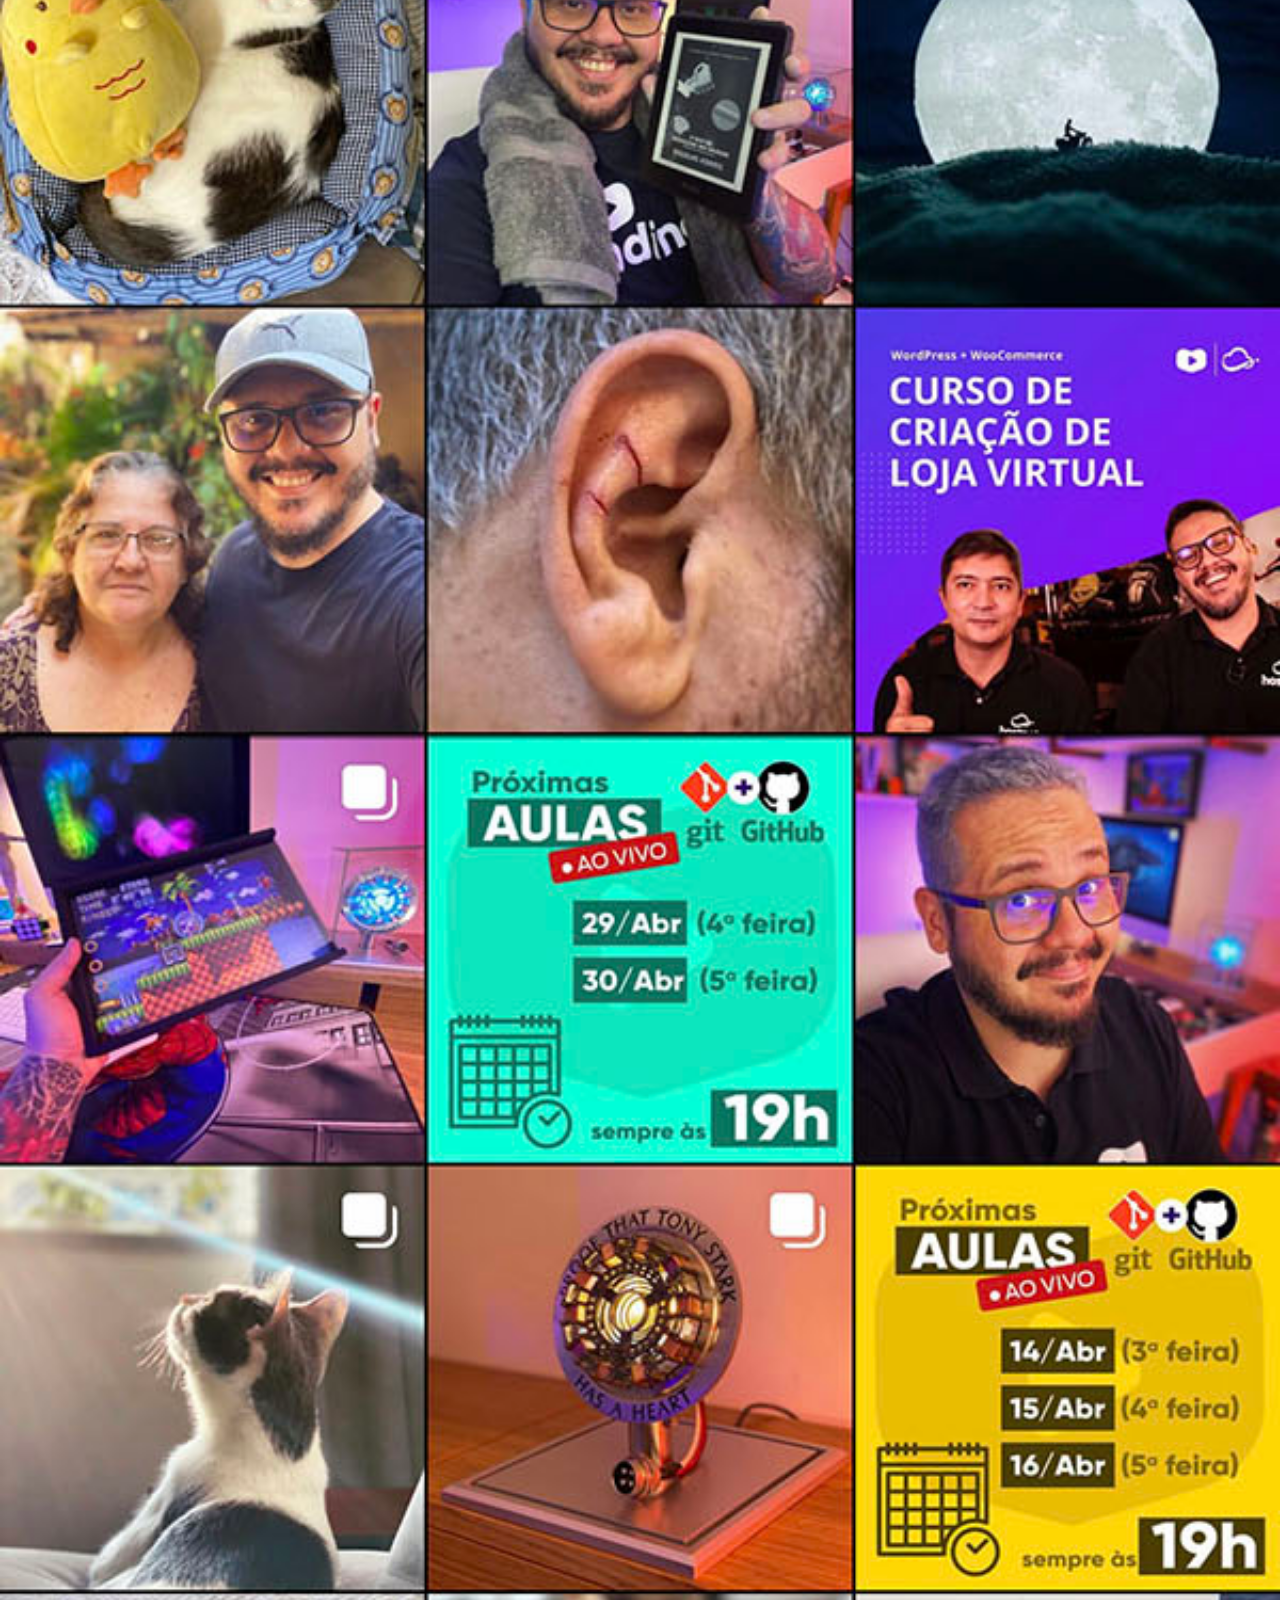
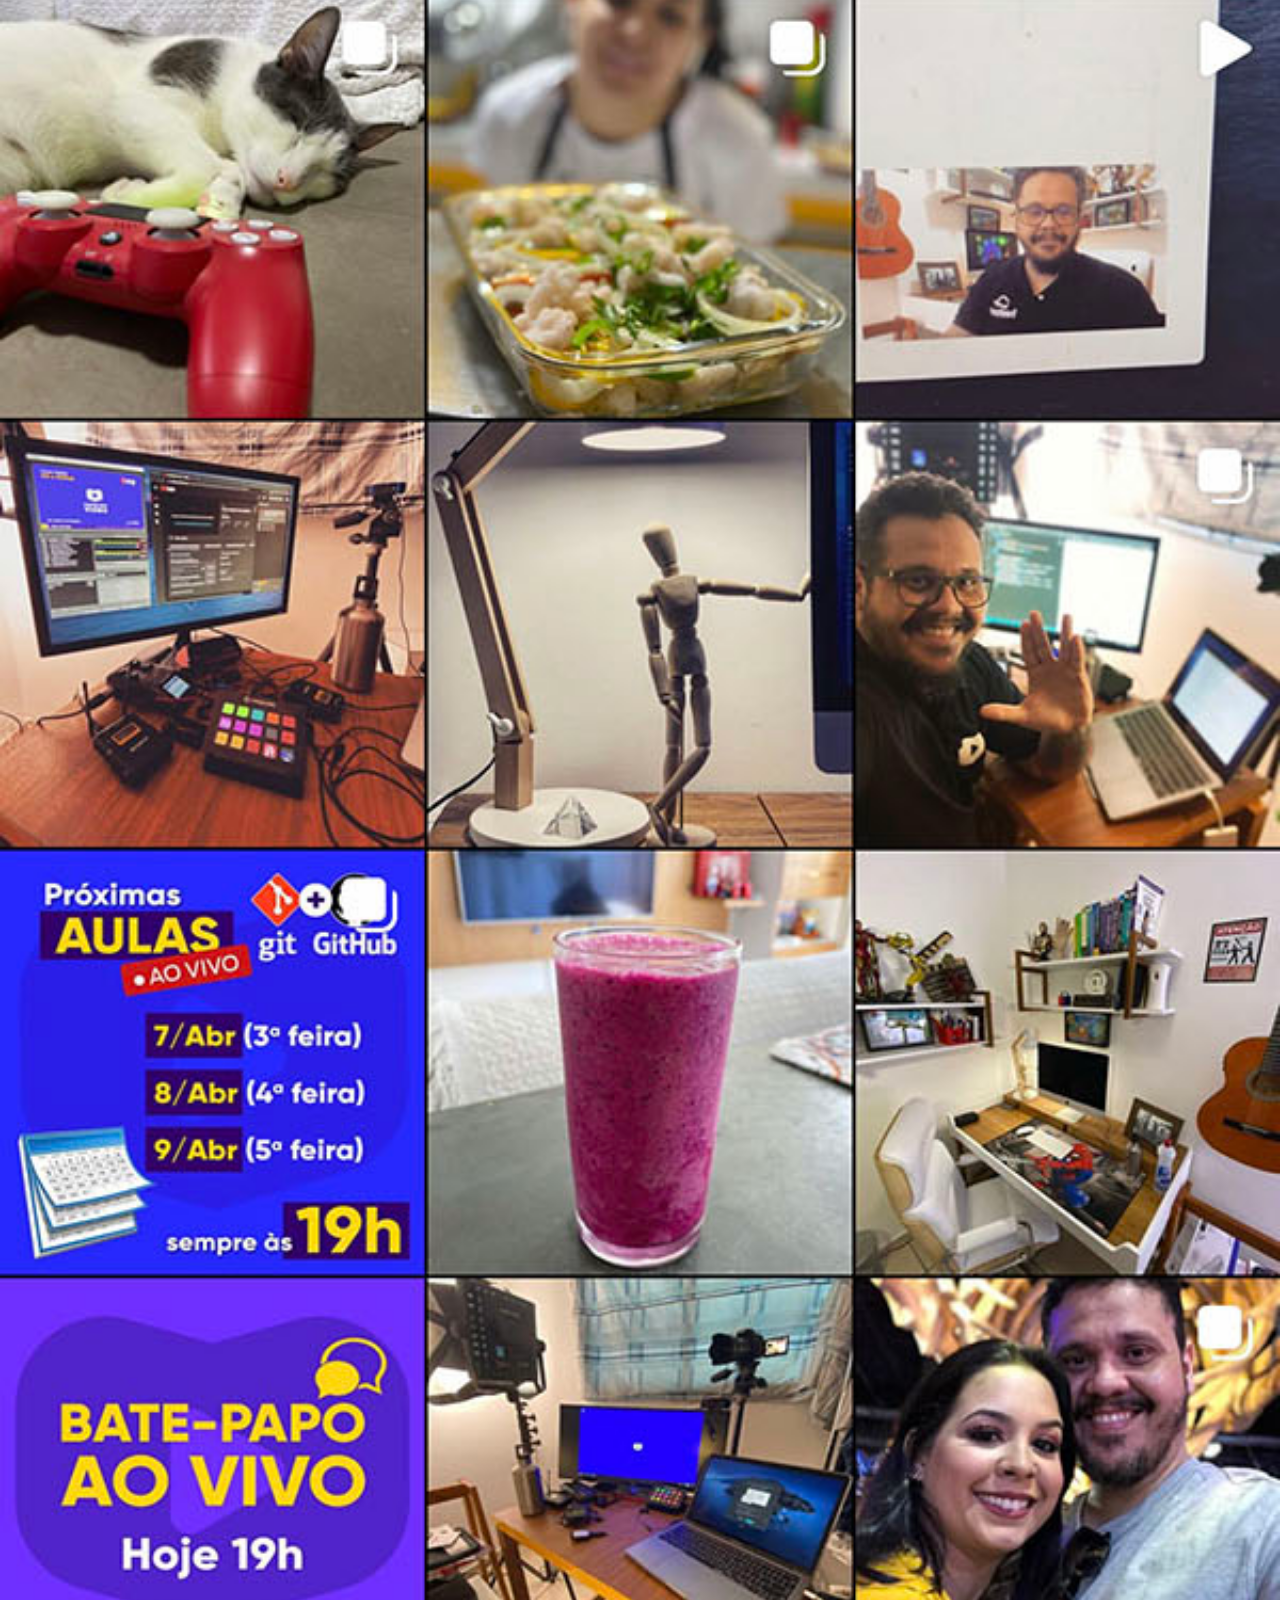
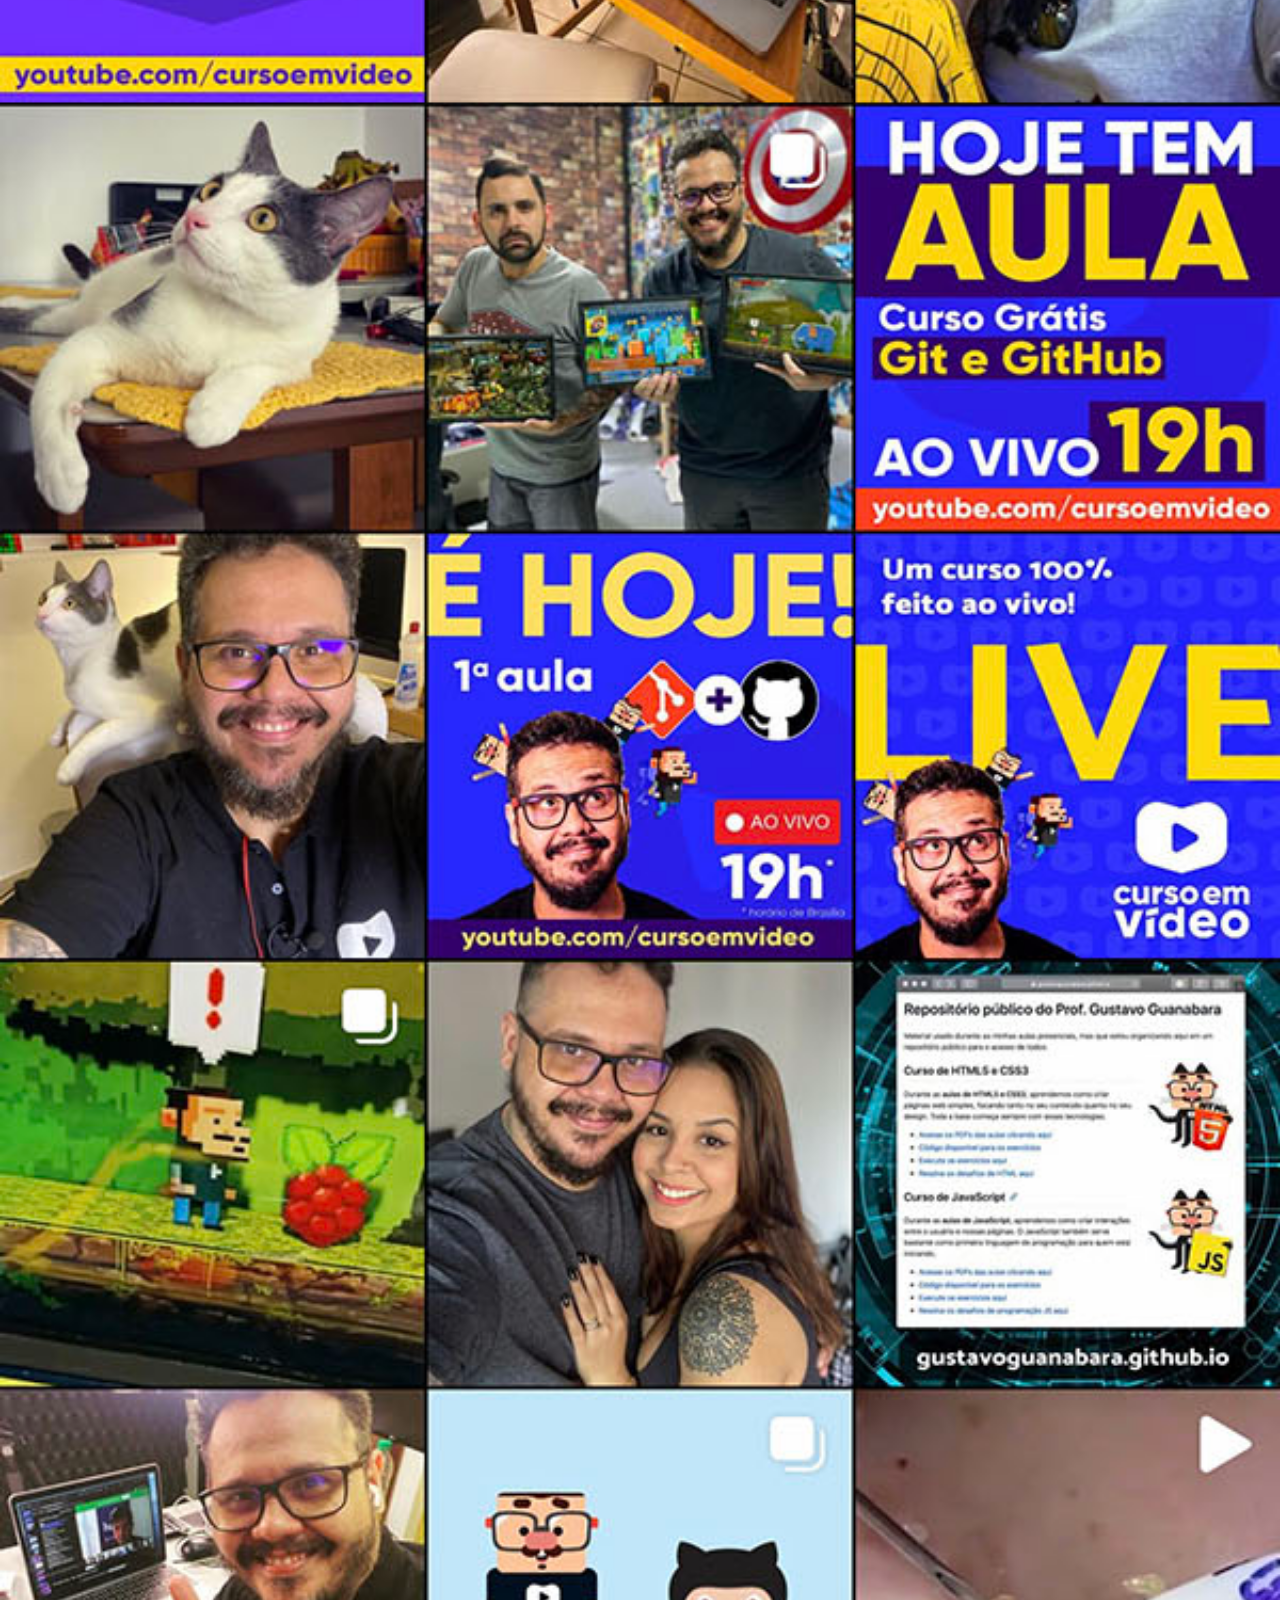
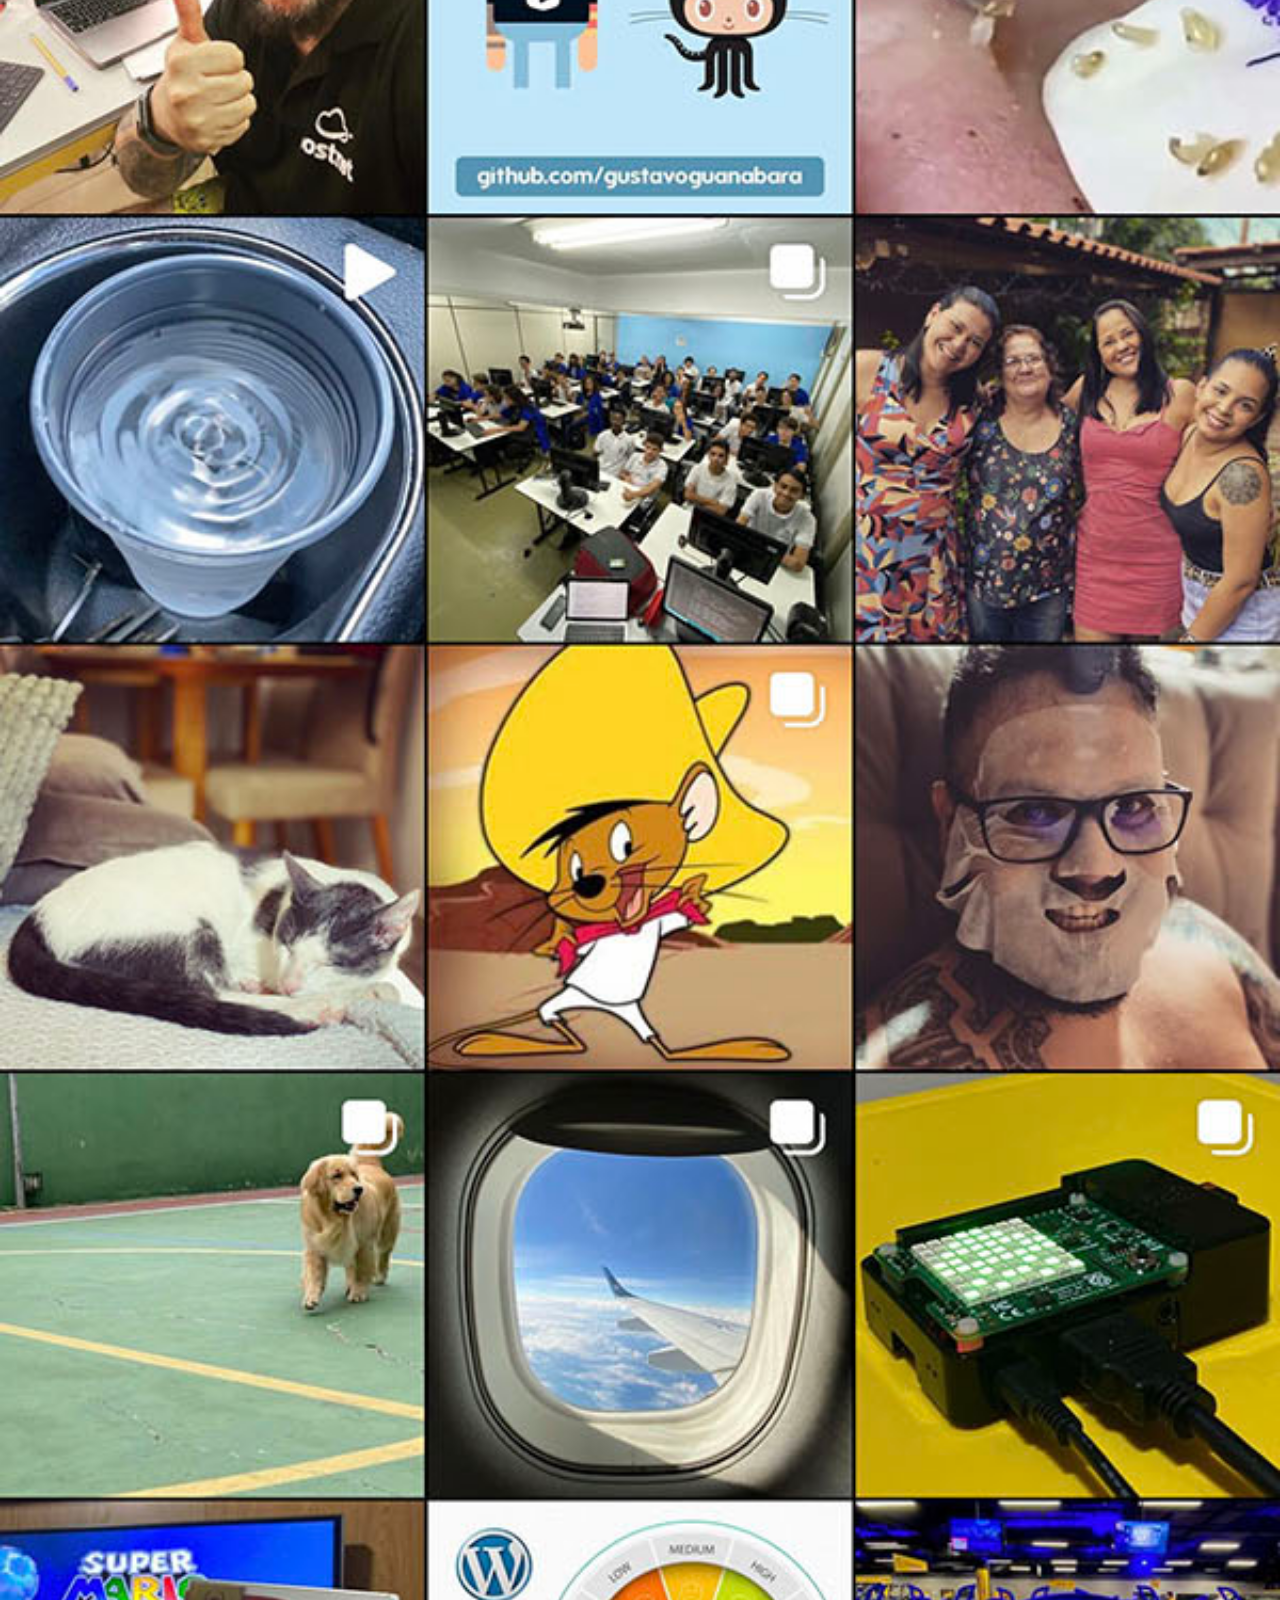
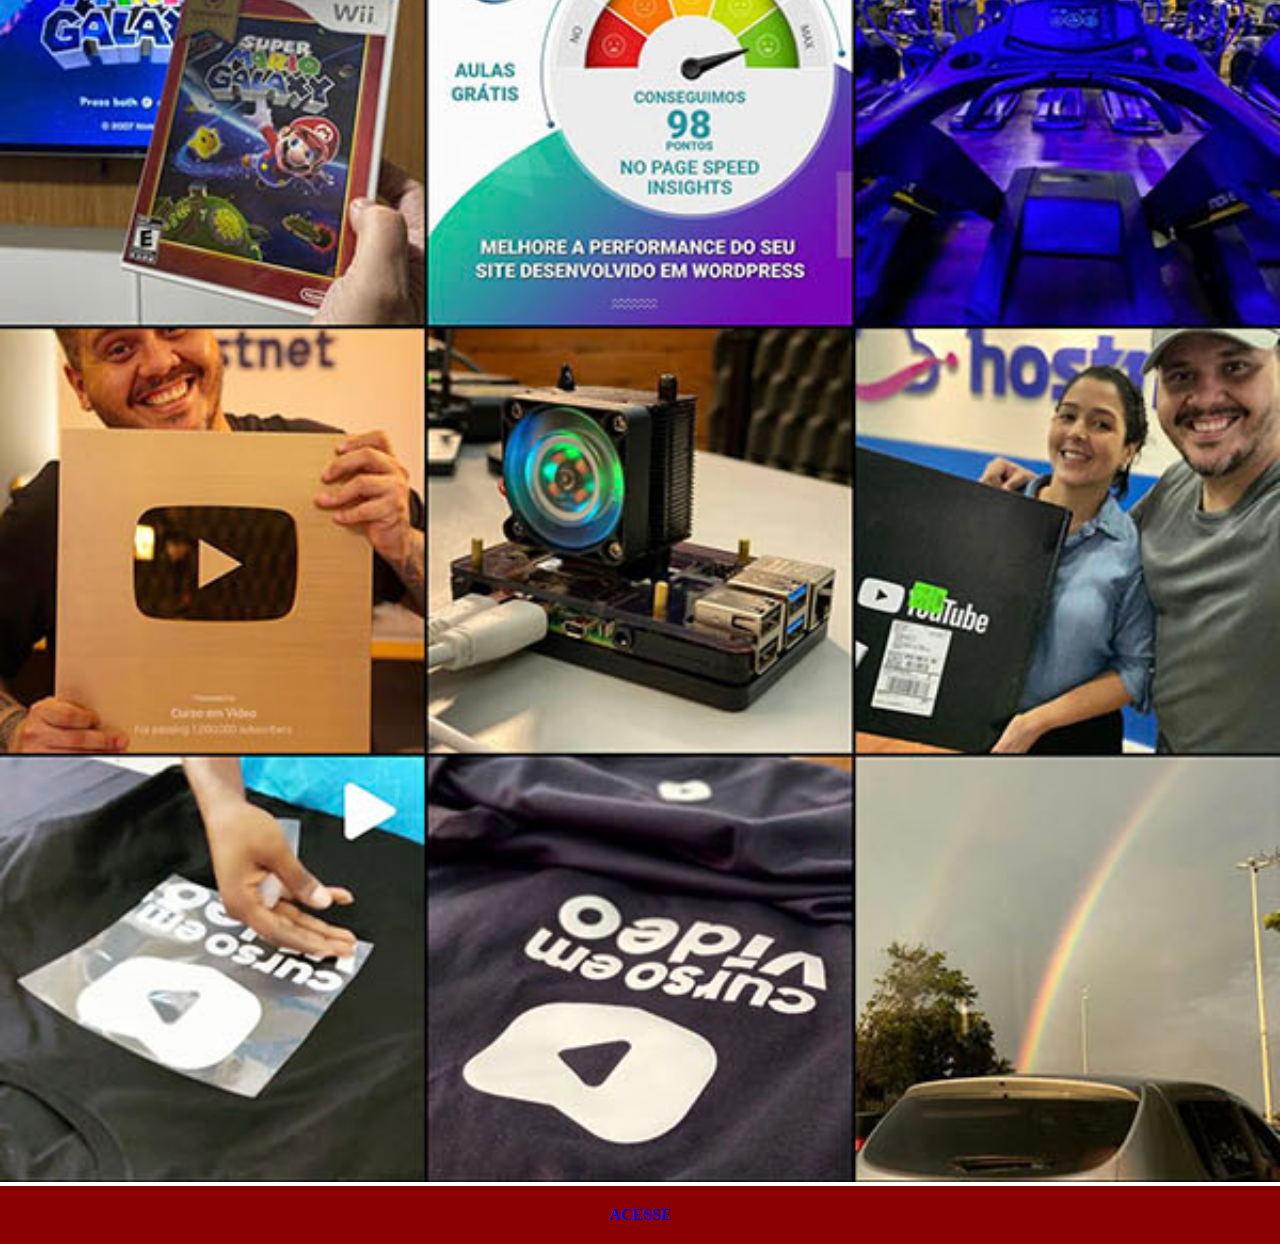
<file: instagram.html>
<!DOCTYPE html>
<html lang="pt-br>
<head>
    <meta charset="UTF-8">
    <meta name="viewport" content="width=device-width, initial-scale=1.0">
    <title>Youtube</title>
    <style>
        *{
            margin: 0px;
            padding: 0px;
        }
        ::-webkit-scrollbar{
            width: 0px;
            height: 0px;
        }
        
        
        img{
            width: 100vw;


        }
        a{
            display: block;
            background-color: darkred;
            padding: 20px;
            text-align: center;
            font-weight: bolder;
            text-decoration: none;
        }
    </style>
</head>
<body>

    <img src="imagens/tela-instagram.jpg" alt="Youtube">
    <a href="https://www.instagram.com/alb_sistemas/" target="_blank">ACESSE</a>
    
</body>
</html>
</file>
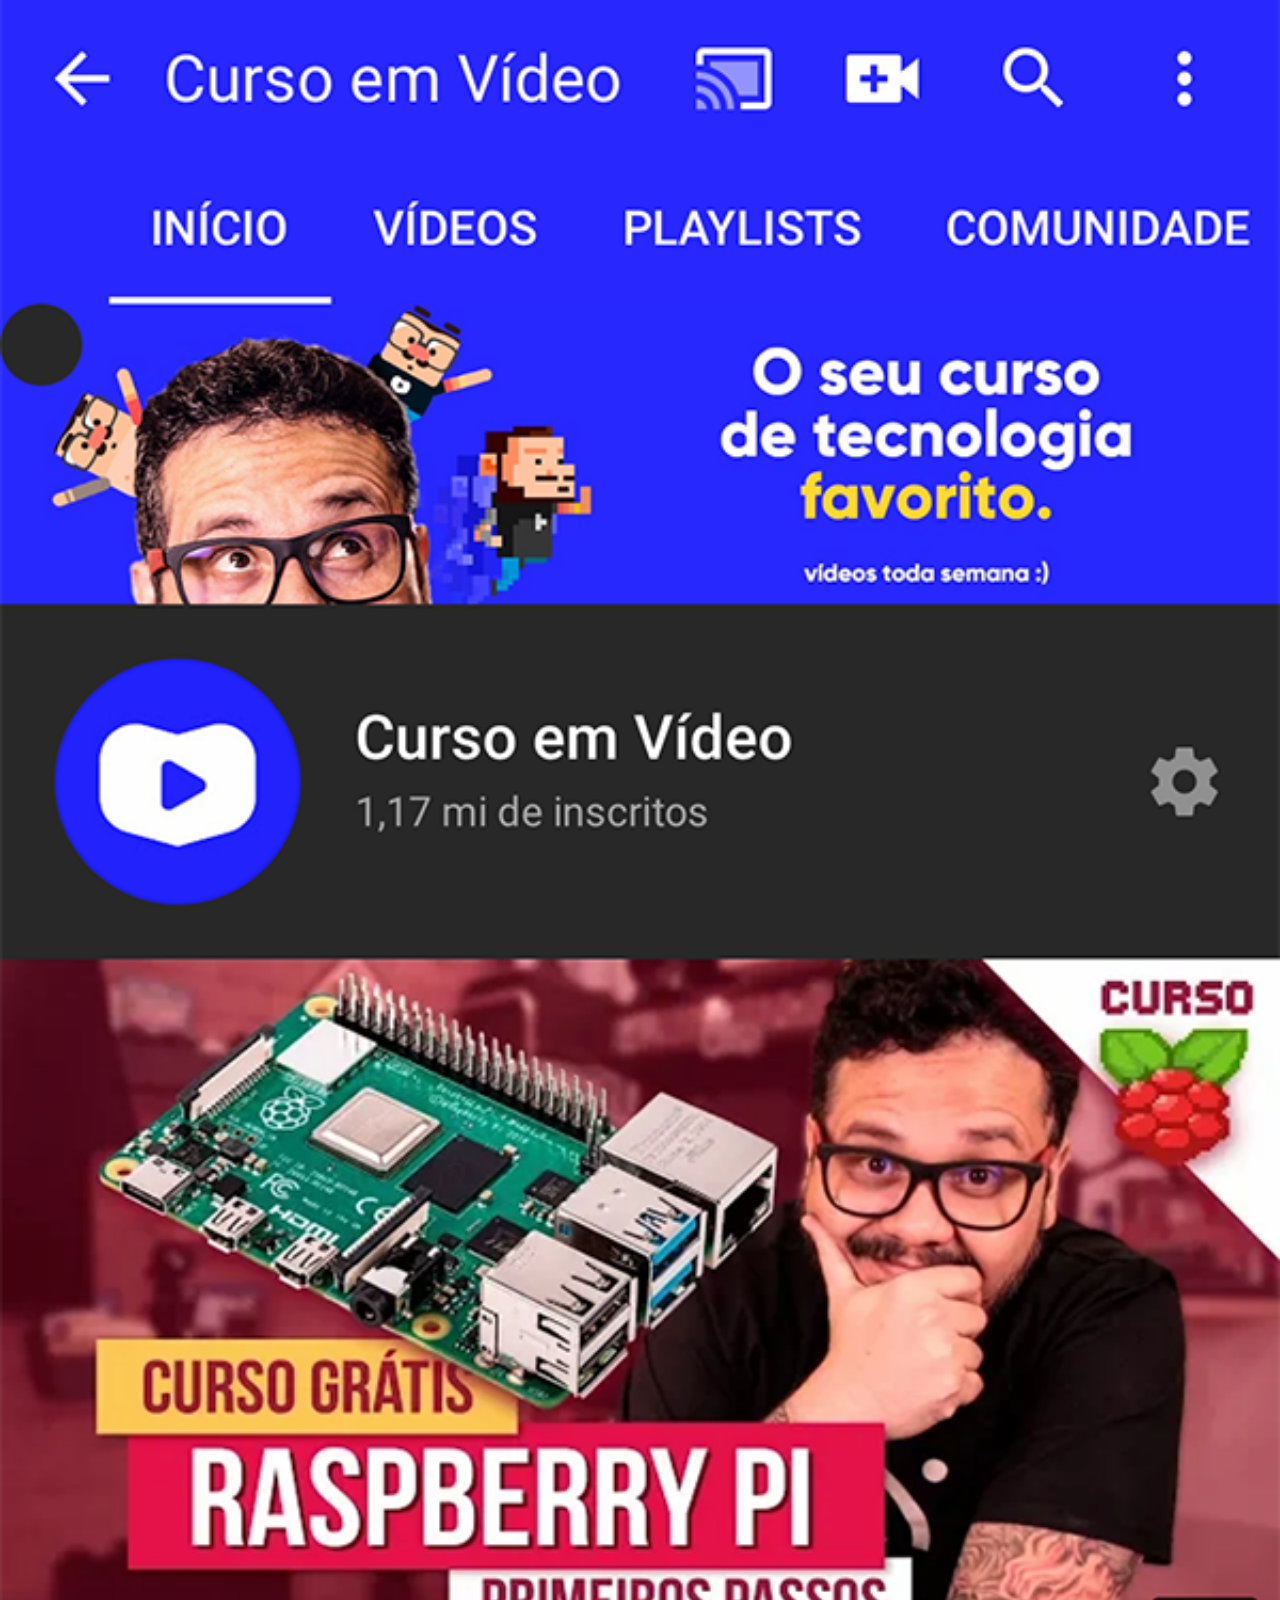
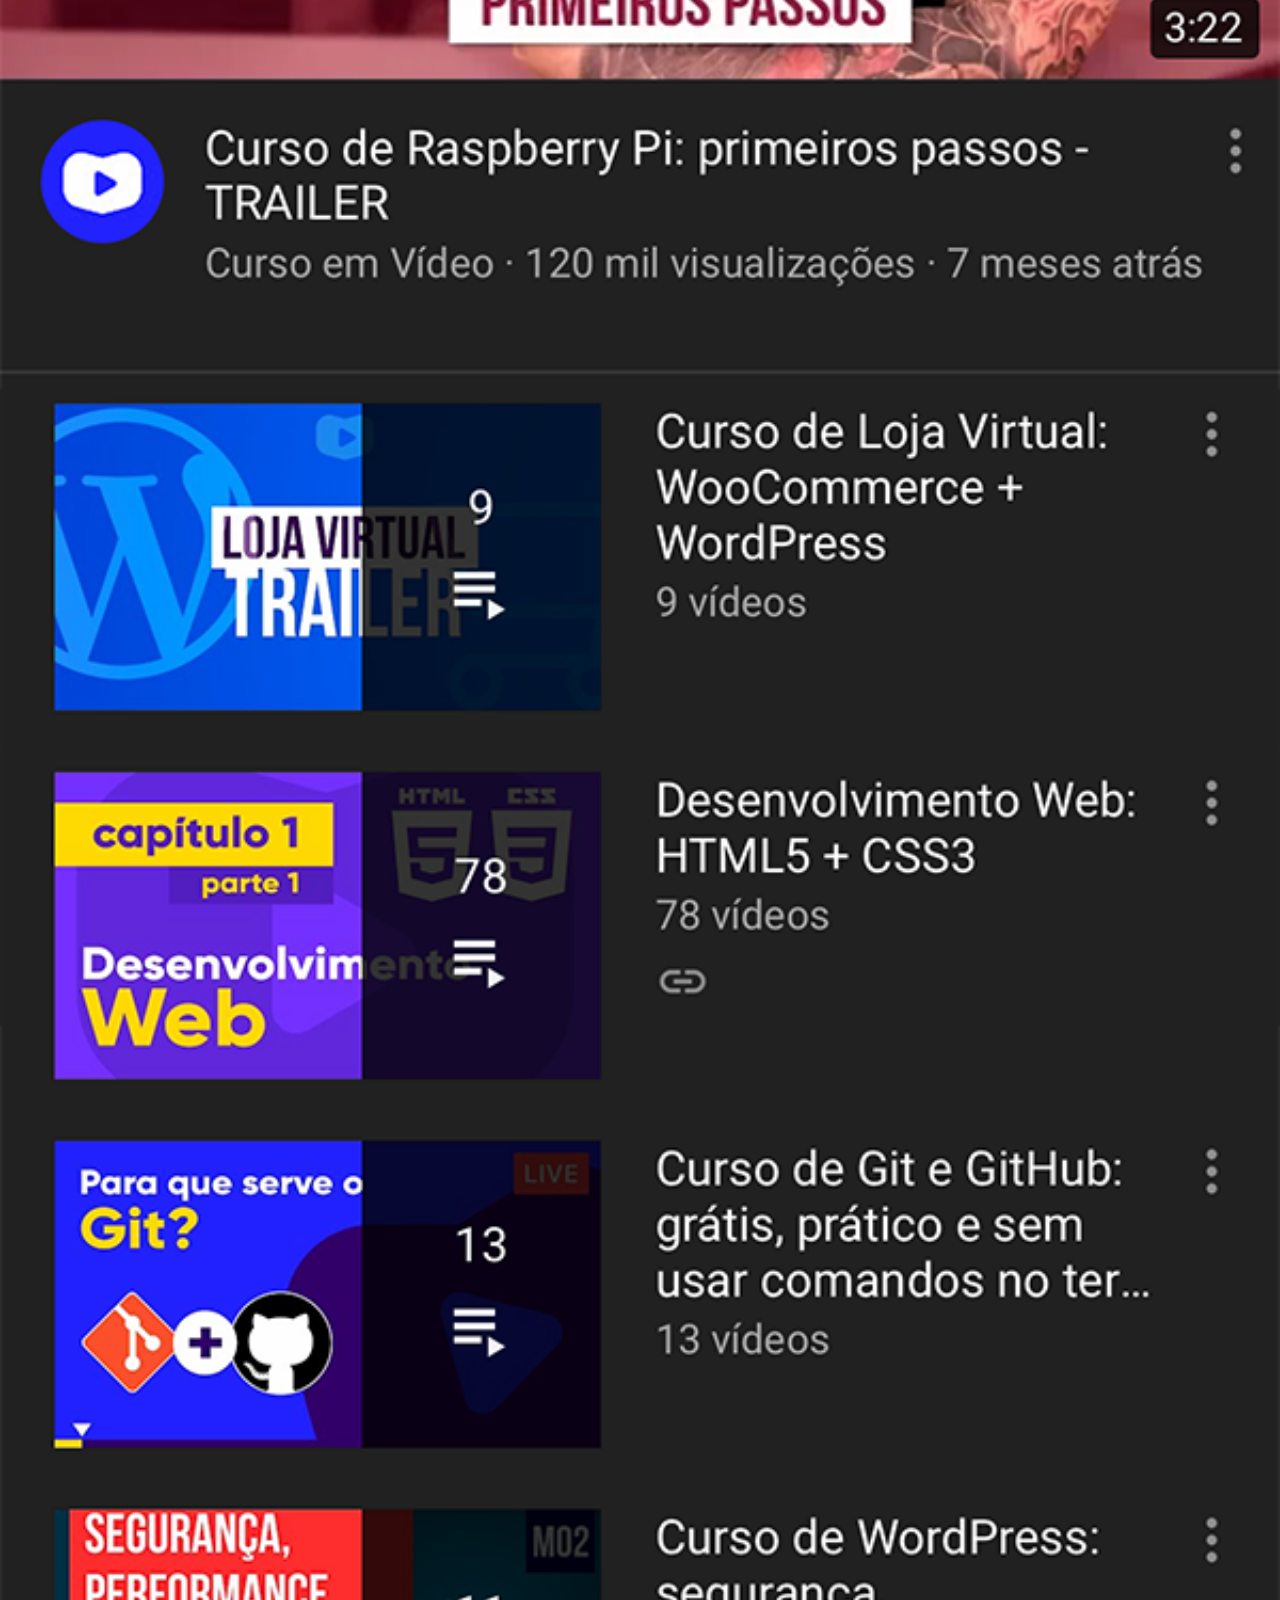
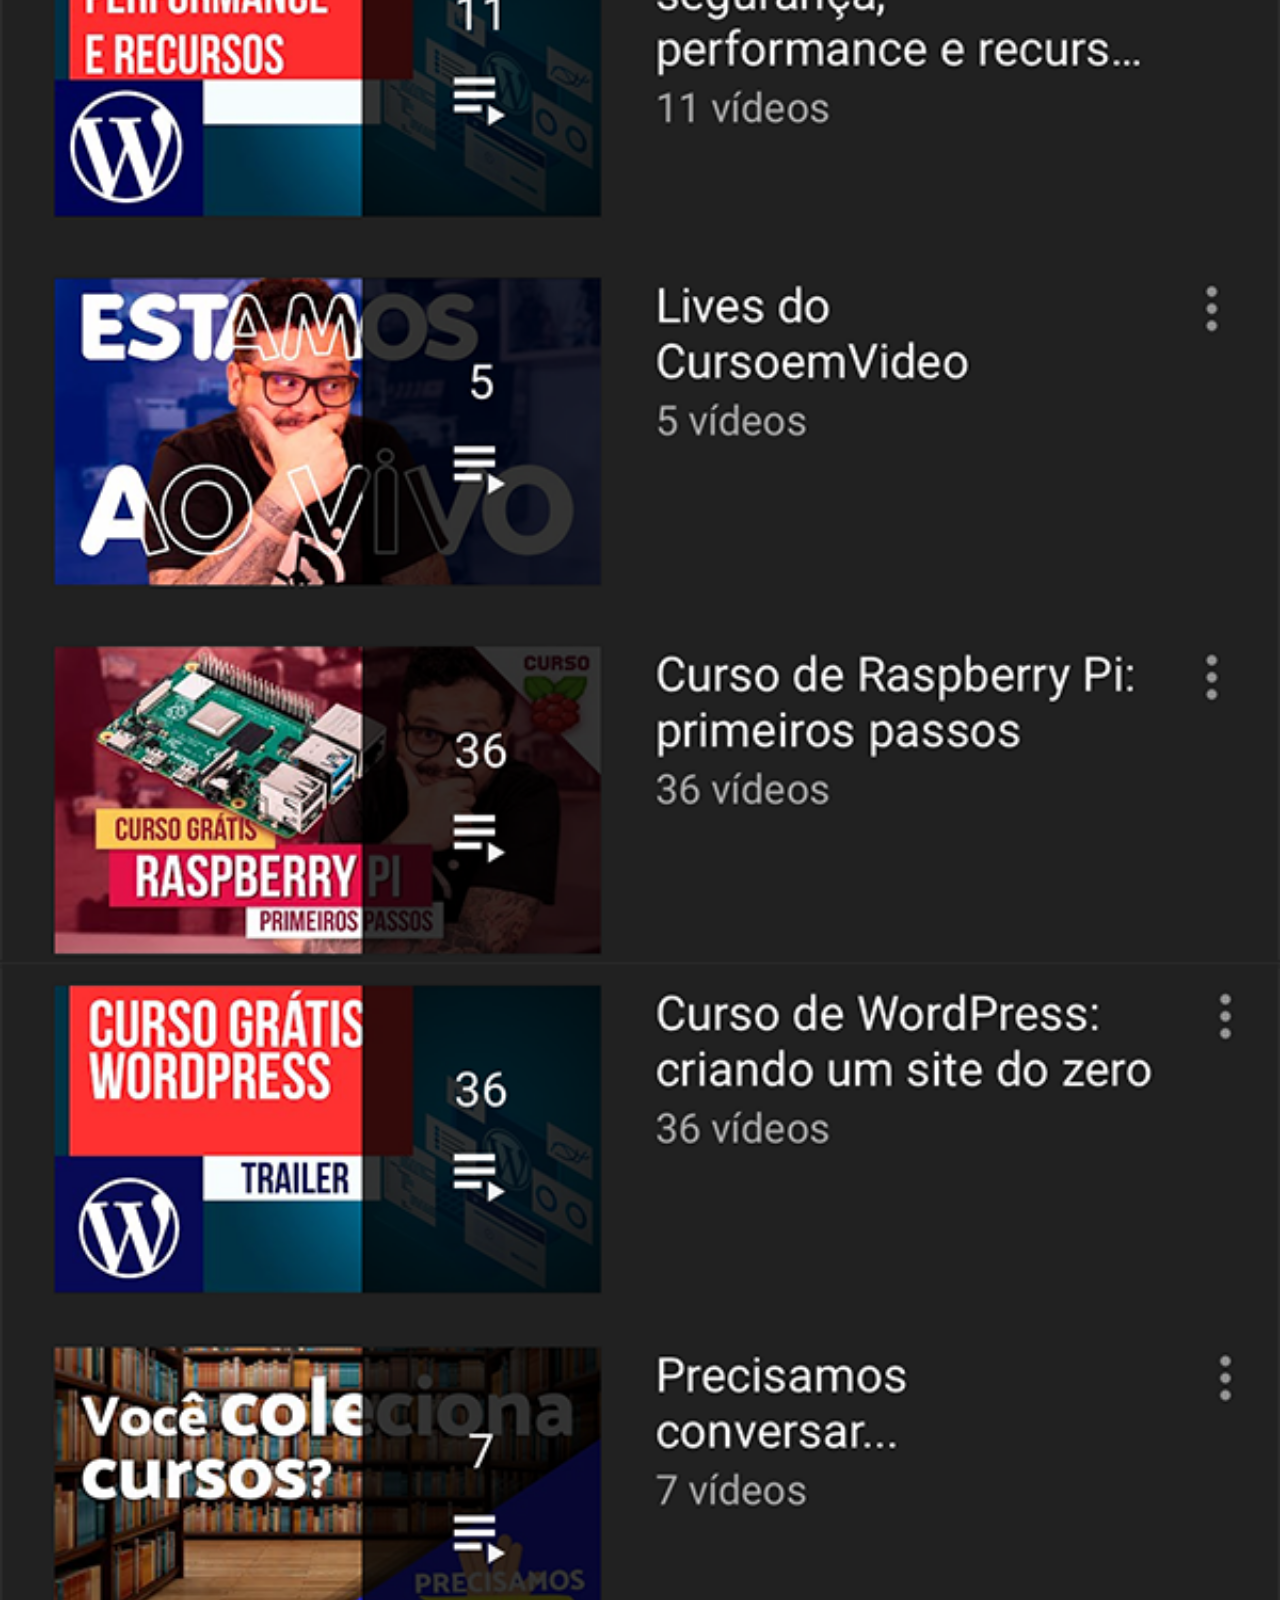
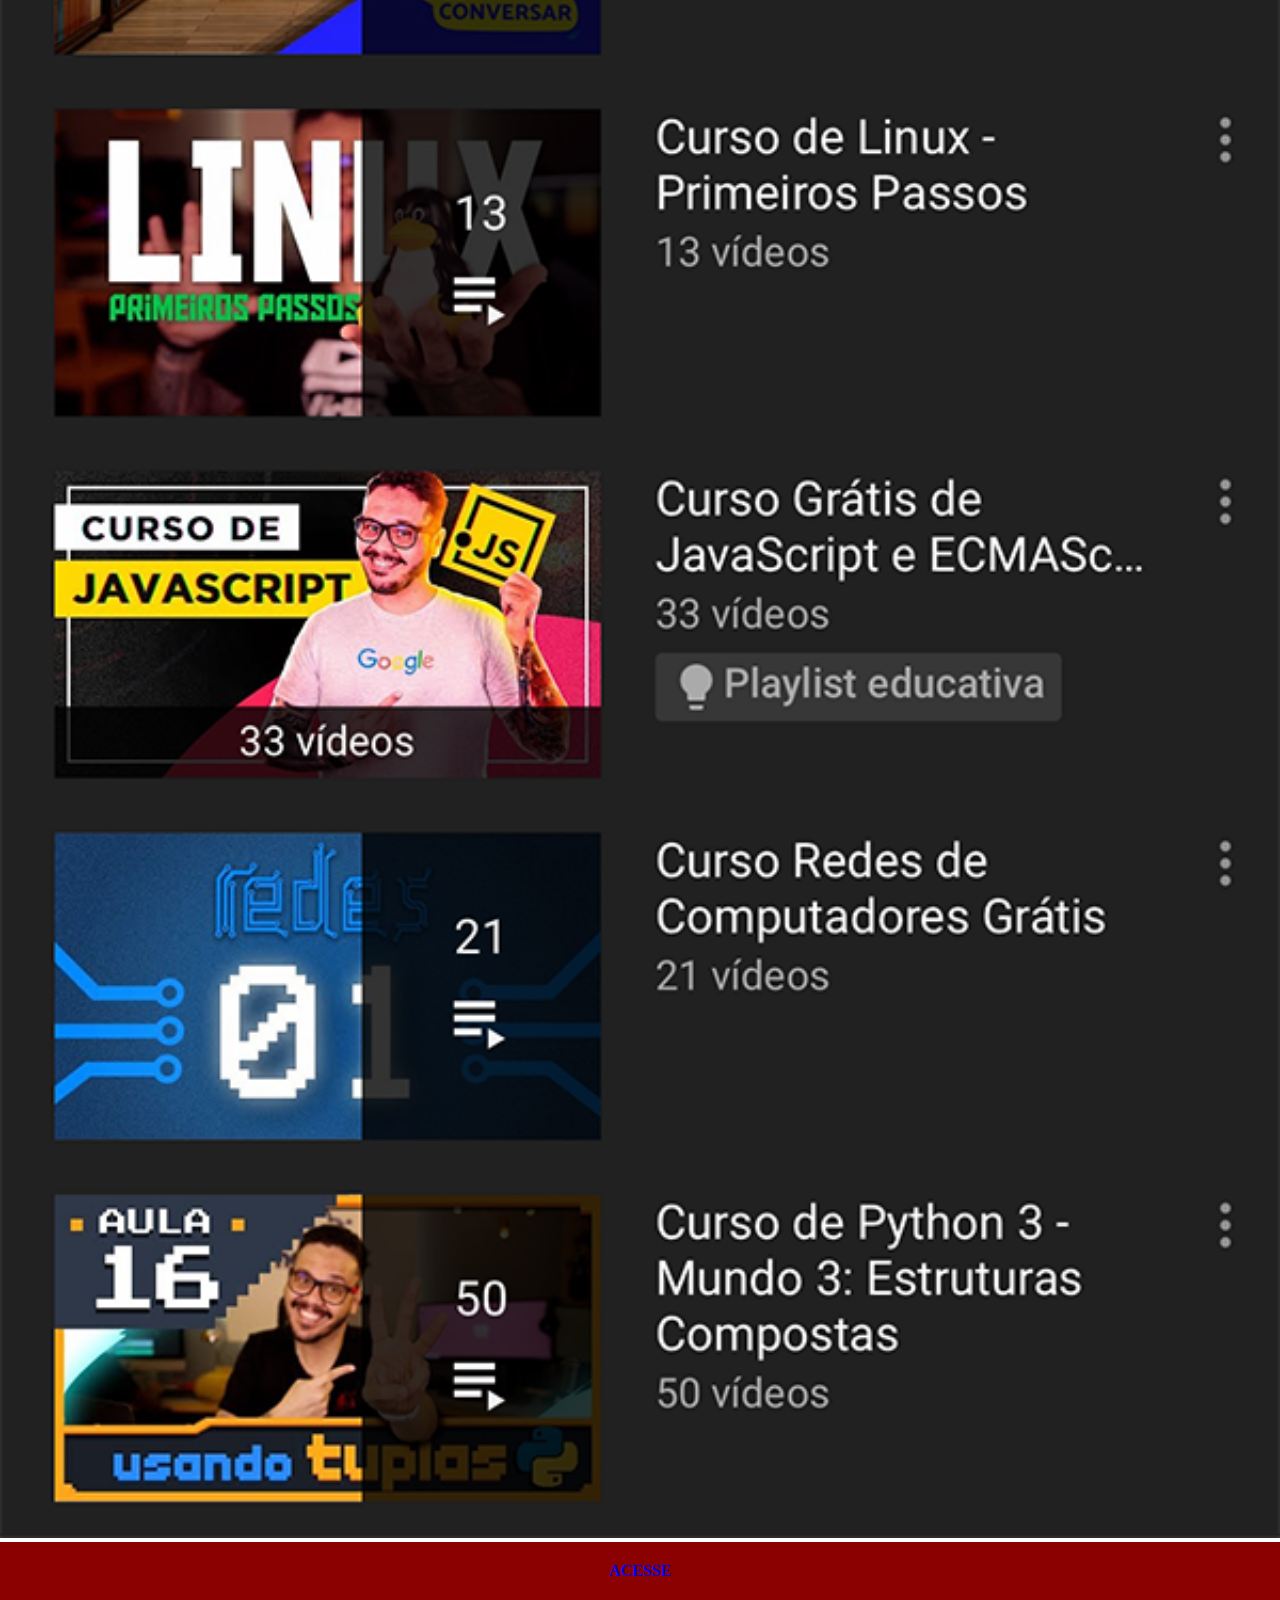
<file: youtube.html>
<!DOCTYPE html>
<html lang="pt-br>
<head>
    <meta charset="UTF-8">
    <meta name="viewport" content="width=device-width, initial-scale=1.0">
    <title>Youtube</title>
    <style>
        *{
            margin: 0px;
            padding: 0px;
        }
        ::-webkit-scrollbar{
            width: 0px;
            height: 0px;
        }
        
        
        img{
            width: 100vw;


        }
        a{
            display: block;
            background-color: darkred;
            padding: 20px;
            text-align: center;
            font-weight: bolder;
            text-decoration: none;
        }
    </style>
</head>
<body>

    <img src="imagens/tela-youtube.png" alt="Youtube">
    <a href="https://www.youtube.com/c/CursoemV%C3%ADdeo/playlists" target="_blank">ACESSE</a>
    
</body>
</html>
</file>
<file: style.css>
@charset "UTF-8";
*{
    margin: 0px;
    padding: 0px;
}
hmtl, body{
    height: 100vh;
    width: 100vh;
    background-color: black;
}
body{
    background: url(imagens/fundo-madeira.jpg) no-repeat top center;
    background-size: cover;
    background-attachment: fixed;

}
main{
    height: 100vw;
    width: 100vw;
    position: relative;

   
}
section#telefone{
    position: absolute;
    top: 50%;
    left: 50%;
    transform: translate(-50%, -50%);
    height: 627px;
    width: 311px;
   
    background: url(imagens/frame-iphone.png) no-repeat;

}
iframe#tela{
    position: relative;
    top: 80px;
    left: 22px;
    width: 267px;
    height: 471px;
}
section#redes{
    text-align: right;
   
}
section#redes img{
    width: 50px;
    margin: 10px;
    border-radius: 50%;
    box-shadow: 2px 2px 2px 2px  rgba(0, 0, 0, 0.534);
    box-sizing: border-box;
   
}
section#redes img:hover{
    border: 2px solid white;
    transform: translate(-3px, -3px);
    box-shadow: 5px 5px 10px rgba(6, 6, 6, 0.755);
    transition: transform .3s, border 1s;
}
</file>
